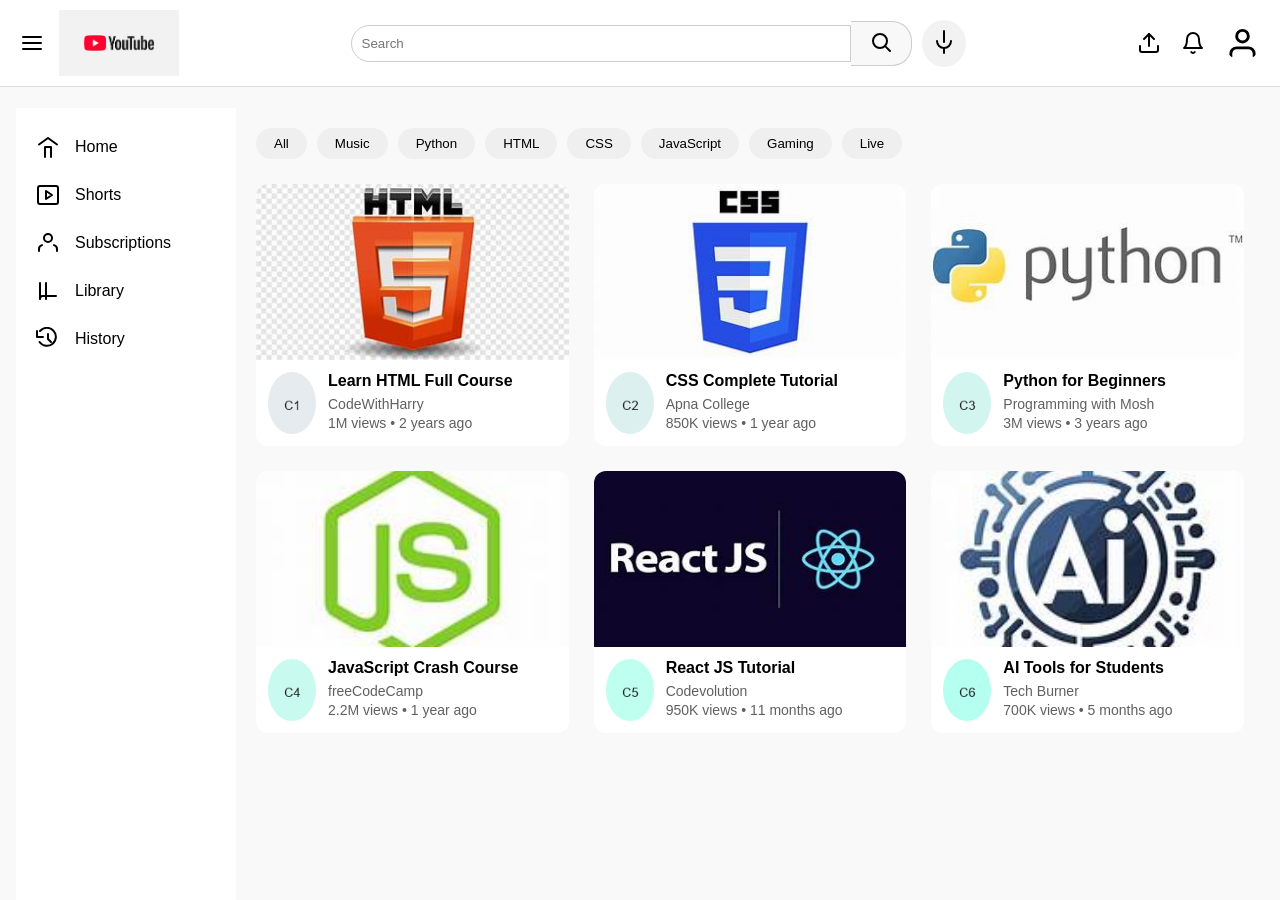
<file: Youtube-clone/index.html>
<!DOCTYPE html>
<html lang="en">
<head>
    <meta charset="UTF-8">
    <meta name="viewport" content="width=device-width, initial-scale=1.0">
    <title>YouTube Clone</title>
    <link rel="stylesheet" href="Style.css">
    <link rel="icon" type="image/png" sizes="64x64" href="images/favicon.png">
    <link rel="apple-touch-icon" href="images/apple-touch-icon.png">
</head>
<body>

    <!-- Header -->
    <header class="header">

        <div class="left-header">
            <img src="images/menu.svg" class="icon" alt="Menu">
            <img src="images/youtubelogo.png" class="logo" alt="Logo">
        </div>

        <div class="middle-header">
            <input type="text" placeholder="Search">
            <button class="search-btn">
                <img src="images/search.svg" class="icon" alt="Search">
            </button>
            <button class="mic-btn">
                <img src="images/mic.svg" class="icon" alt="Mic">
            </button>
        </div>

        <div class="right-header">
            <img src="images/upload.svg" class="icon" alt="Upload">
            <img src="images/notification.svg" class="icon" alt="Notifications">
            <img src="images/profile.svg" class="profile" alt="Profile">
        </div>

    </header>

    <!-- Example Images -->
    <section class="example-images" style="padding:16px;">
        <h3>Inserted image example</h3>
      
    <!-- Main Content -->
    <div class="container">

        <!-- Sidebar -->
        <aside class="sidebar">

            <a href="#"><img src="images/home.svg">Home</a>
            <a href="#"><img src="images/shorts.svg">Shorts</a>
            <a href="#"><img src="images/subscriptions.svg">Subscriptions</a>
            <a href="#"><img src="images/library.svg">Library</a>
            <a href="#"><img src="images/history.svg">History</a>

        </aside>

        <!-- Content -->
        <main class="content">

            <!-- Categories -->
            <div class="categories">
                <button>All</button>
                <button>Music</button>
                <button>Python</button>
                <button>HTML</button>
                <button>CSS</button>
                <button>JavaScript</button>
                <button>Gaming</button>
                <button>Live</button>
            </div>

            <!-- Video Grid -->
            <div class="video-grid">

                <!-- Video 1 -->
                <div class="video-card">
                    <img src="images/html.jpg" class="thumbnail">

                    <div class="video-info">
                        <img src="images/channel1.png" class="channel">

                        <div>
                            <h4>Learn HTML Full Course</h4>
                            <p>CodeWithHarry</p>
                            <p>1M views • 2 years ago</p>
                        </div>
                    </div>
                </div>

                <!-- Video 2 -->
                <div class="video-card">
                    <img src="images/css.jpg" class="thumbnail">

                    <div class="video-info">
                        <img src="images/channel2.png" class="channel">

                        <div>
                            <h4>CSS Complete Tutorial</h4>
                            <p>Apna College</p>
                            <p>850K views • 1 year ago</p>
                        </div>
                    </div>
                </div>

                <!-- Video 3 -->
                <div class="video-card">
                    <img src="images/python.jpg" class="thumbnail">

                    <div class="video-info">
                        <img src="images/channel3.png" class="channel">

                        <div>
                            <h4>Python for Beginners</h4>
                            <p>Programming with Mosh</p>
                            <p>3M views • 3 years ago</p>
                        </div>
                    </div>
                </div>

                <!-- Video 4 -->
                <div class="video-card">
                    <img src="images/jsss.jpg" class="thumbnail">

                    <div class="video-info">
                        <img src="images/channel4.png" class="channel">

                        <div>
                            <h4>JavaScript Crash Course</h4>
                            <p>freeCodeCamp</p>
                            <p>2.2M views • 1 year ago</p>
                        </div>
                    </div>
                </div>

                <!-- Video 5 -->
                <div class="video-card">
                    <img src="images/react.jpg" class="thumbnail">

                    <div class="video-info">
                        <img src="images/channel5.png" class="channel">

                        <div>
                            <h4>React JS Tutorial</h4>
                            <p>Codevolution</p>
                            <p>950K views • 11 months ago</p>
                        </div>
                    </div>
                </div>

                <!-- Video 6 -->
                <div class="video-card">
                    <img src="images/ai.jpg" class="thumbnail">

                    <div class="video-info">
                        <img src="images/channel6.png" class="channel">

                        <div>
                            <h4>AI Tools for Students</h4>
                            <p>Tech Burner</p>
                            <p>700K views • 5 months ago</p>
                        </div>
                    </div>
                </div>

            </div>

        </main>

    </div>

</body>
</html>
</file>
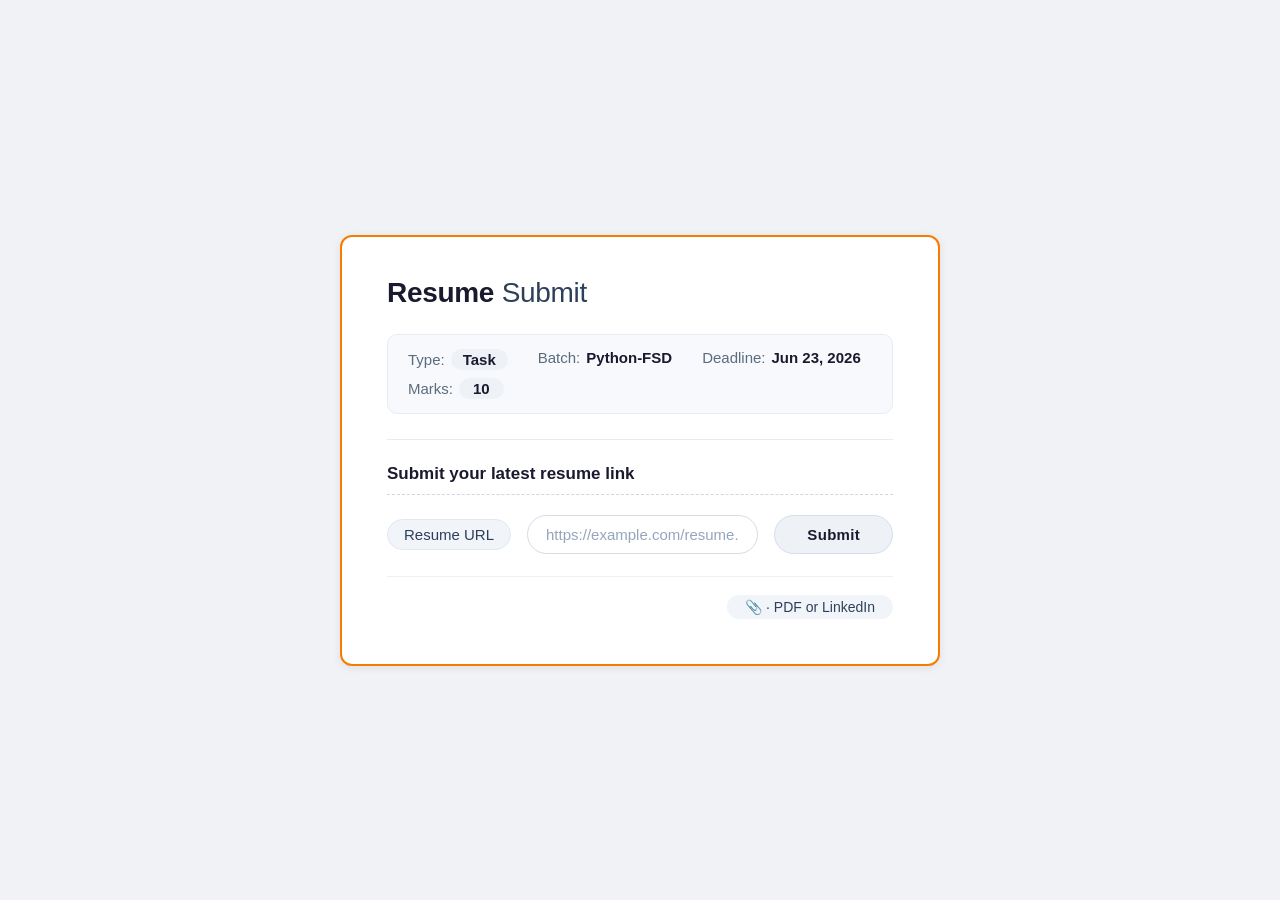
<file: Resume Submit.html>
<!DOCTYPE html>
<html lang="en">
<head>
    <meta charset="UTF-8">
    <meta name="viewport" content="width=device-width, initial-scale=1.0">
    <title>Resume Submit</title>
    <style>
        * {
            margin: 0;
            padding: 0;
            box-sizing: border-box;
        }

        body {
            background: #f0f2f5;
            display: flex;
            justify-content: center;
            align-items: center;
            min-height: 100vh;
            font-family: -apple-system, BlinkMacSystemFont, "Segoe UI", Roboto, Arial, sans-serif;
            padding: 20px;
        }

        .container {
            background: white;
            border-radius: 12px;
            padding: 40px 45px 45px 45px;
            max-width: 600px;
            width: 100%;
            box-shadow: 0 2px 8px rgba(0, 0, 0, 0.08);
            border: 2px solid #f57c00;
        }

        h1 {
            font-size: 28px;
            font-weight: 700;
            color: #1a1a2e;
            margin-bottom: 25px;
            letter-spacing: -0.3px;
        }

        h1 span {
            font-weight: 400;
            color: #2d4059;
        }

        .info-grid {
            background: #f8f9fc;
            border: 1px solid #e8ecf2;
            border-radius: 10px;
            padding: 14px 20px;
            display: flex;
            flex-wrap: wrap;
            gap: 8px 30px;
            margin-bottom: 25px;
        }

        .info-item {
            display: flex;
            align-items: baseline;
            gap: 6px;
            font-size: 15px;
            color: #2d4059;
        }

        .info-item .label {
            font-weight: 500;
            color: #5a6c7e;
        }

        .info-item .value {
            font-weight: 600;
            color: #1a1a2e;
        }

        .info-item .value.tag {
            background: #eef2f7;
            padding: 2px 12px;
            border-radius: 20px;
            font-weight: 600;
        }

        .info-item:last-child .value {
            background: #eef2f7;
            padding: 2px 14px;
            border-radius: 20px;
        }

        hr {
            border: none;
            border-top: 1px solid #e8ecf2;
            margin: 20px 0 24px 0;
        }

        .instruction {
            font-size: 17px;
            font-weight: 450;
            color: #1a1a2e;
            padding-bottom: 10px;
            border-bottom: 1px dashed #d0d7e2;
            margin-bottom: 20px;
        }

        .instruction strong {
            font-weight: 600;
        }

        .input-row {
            display: flex;
            flex-wrap: wrap;
            align-items: center;
            gap: 12px 16px;
        }

        .input-row label {
            font-size: 15px;
            font-weight: 500;
            color: #2d4059;
            background: #f1f4f9;
            padding: 6px 16px;
            border-radius: 30px;
            border: 1px solid #e2e8f0;
        }

        .input-row input {
            flex: 1 1 200px;
            padding: 10px 18px;
            font-size: 15px;
            border: 1px solid #d5dce6;
            border-radius: 40px;
            outline: none;
            background: white;
            color: #1a1a2e;
            transition: border 0.2s;
            min-width: 160px;
        }

        .input-row input:focus {
            border-color: #f57c00;
            box-shadow: 0 0 0 3px rgba(245, 124, 0, 0.15);
        }

        .input-row input::placeholder {
            color: #94a6bb;
        }

        .btn {
            background: #eef2f7;
            border: 1px solid #d5deea;
            padding: 10px 32px;
            border-radius: 40px;
            font-weight: 600;
            font-size: 15px;
            color: #1a1a2e;
            cursor: default;
            transition: background 0.15s;
            letter-spacing: 0.3px;
        }

        .btn:hover {
            background: #e6ebf3;
        }

        .footer-note {
            margin-top: 22px;
            padding-top: 18px;
            border-top: 1px solid #edf1f7;
            display: flex;
            justify-content: flex-end;
        }

        .footer-note span {
            background: #f1f4f9;
            padding: 4px 18px;
            border-radius: 30px;
            font-size: 14px;
            font-weight: 450;
            color: #2d4059;
        }

        @media (max-width: 500px) {
            .container {
                padding: 28px 20px 30px;
            }
            h1 {
                font-size: 24px;
            }
            .info-grid {
                gap: 6px 18px;
                padding: 12px 16px;
            }
            .input-row {
                flex-direction: column;
                align-items: stretch;
            }
            .input-row label {
                align-self: flex-start;
            }
            .btn {
                align-self: flex-start;
            }
        }
    </style>
</head>
<body>

<div class="container">

    <h1>Resume <span>Submit</span></h1>

    <div class="info-grid">
        <div class="info-item">
            <span class="label">Type:</span>
            <span class="value tag">Task</span>
        </div>
        <div class="info-item">
            <span class="label">Batch:</span>
            <span class="value">Python-FSD</span>
        </div>
        <div class="info-item">
            <span class="label">Deadline:</span>
            <span class="value">Jun 23, 2026</span>
        </div>
        <div class="info-item">
            <span class="label">Marks:</span>
            <span class="value">10</span>
        </div>
    </div>

    <hr>

    <div class="instruction">
        <strong>Submit your latest resume link</strong>
    </div>

    <div class="input-row">
        <label for="resumeLink">Resume URL</label>
        <input type="url" id="resumeLink" placeholder="https://example.com/resume.pdf">
        <button class="btn" type="button">Submit</button>
    </div>

    <div class="footer-note">
        <span>📎 · PDF or LinkedIn</span>
    </div>

</div>

</body>
</html>
</file>
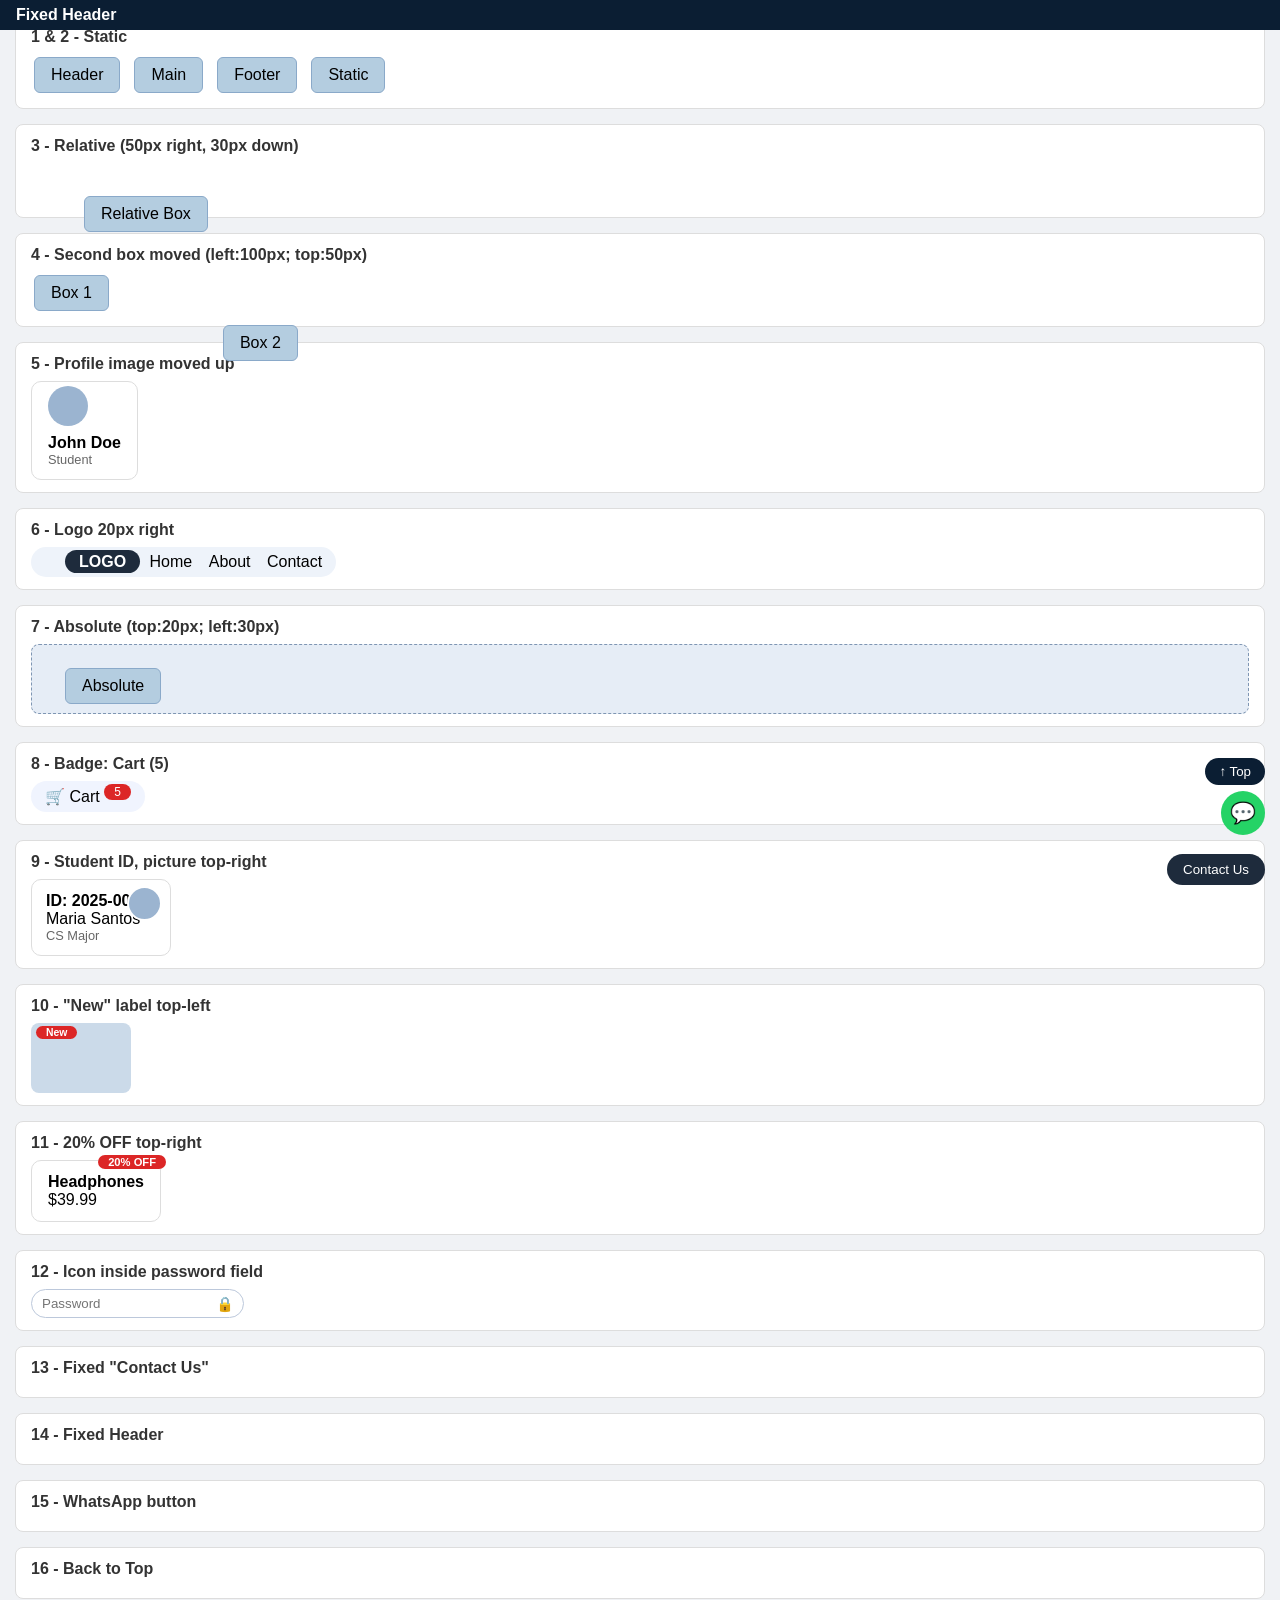
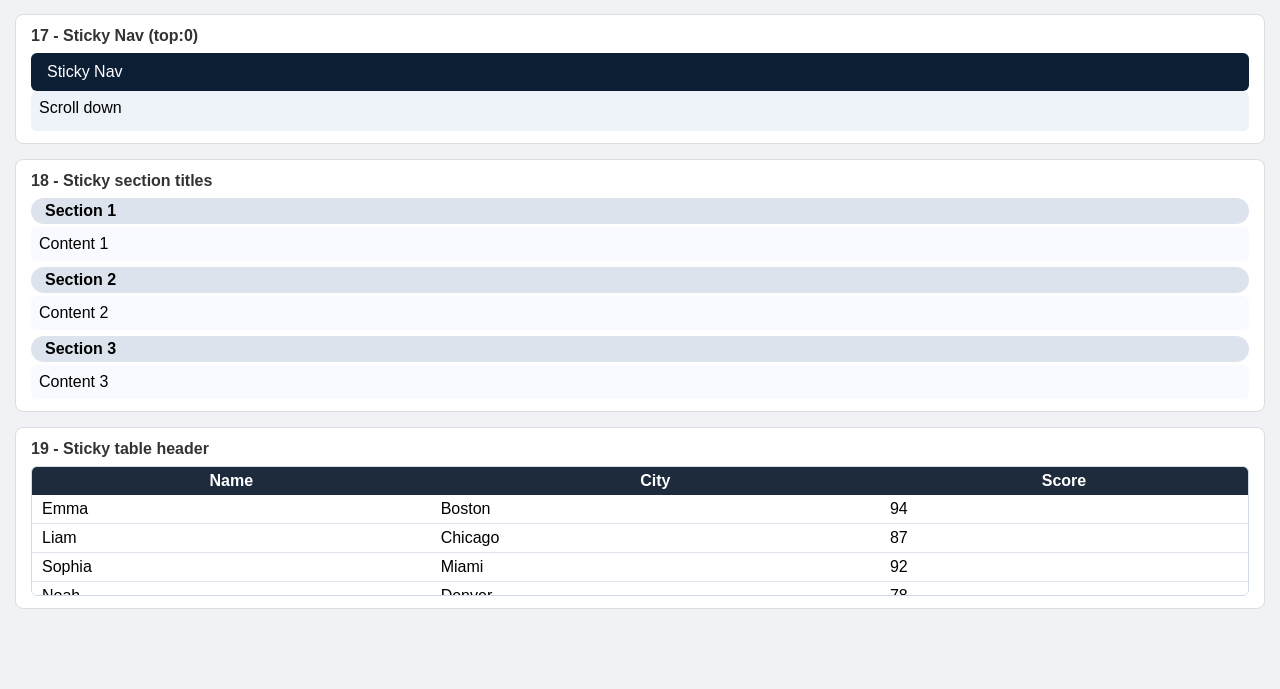
<file: W5S2T2.html>
<!DOCTYPE html>
<html lang="en">
<head>
    <meta charset="UTF-8">
    <meta name="viewport" content="width=device-width, initial-scale=1.0">
    <title>CSS Positioning</title>
    <style>
        * {
            margin: 0;
            padding: 0;
            box-sizing: border-box;
        }
        body {
            font-family: Arial, sans-serif;
            background: #f0f2f5;
            padding: 15px;
        }
        .task {
            background: white;
            padding: 12px 15px;
            margin-bottom: 15px;
            border-radius: 8px;
            border: 1px solid #ddd;
        }
        .task b {
            display: block;
            margin-bottom: 8px;
            color: #333;
        }
        .box {
            background: #b4cde0;
            padding: 8px 16px;
            border-radius: 6px;
            display: inline-block;
            border: 1px solid #8aa9c9;
            margin: 3px;
        }
        .container {
            background: #e6edf6;
            padding: 15px;
            border-radius: 8px;
            border: 1px dashed #7f96b3;
            min-height: 70px;
            position: relative;
        }
        .badge {
            background: #dc2626;
            color: white;
            padding: 1px 10px;
            border-radius: 20px;
            font-size: 0.75rem;
        }
        .card {
            background: white;
            padding: 12px 16px;
            border-radius: 10px;
            border: 1px solid #ddd;
            display: inline-block;
            position: relative;
            min-width: 100px;
        }
        .profile {
            width: 40px;
            height: 40px;
            background: #9bb4d0;
            border-radius: 50%;
        }
        .gallery {
            background: #cbdae9;
            width: 100px;
            height: 70px;
            border-radius: 8px;
            position: relative;
        }
        .product {
            background: white;
            padding: 12px 16px;
            border-radius: 10px;
            border: 1px solid #ddd;
            display: inline-block;
            position: relative;
        }
        .field {
            position: relative;
            display: inline-block;
        }
        .field input {
            padding: 6px 32px 6px 10px;
            border-radius: 16px;
            border: 1px solid #bcc8db;
        }
        .field span {
            position: absolute;
            right: 10px;
            top: 50%;
            transform: translateY(-50%);
            font-size: 0.9rem;
        }
        .fixed-btn {
            position: fixed;
            bottom: 15px;
            right: 15px;
            background: #1e2b3c;
            color: white;
            padding: 8px 16px;
            border-radius: 20px;
            border: none;
            cursor: pointer;
            z-index: 100;
        }
        .whatsapp {
            position: fixed;
            bottom: 65px;
            right: 15px;
            background: #25d366;
            color: white;
            width: 44px;
            height: 44px;
            border-radius: 50%;
            display: flex;
            align-items: center;
            justify-content: center;
            font-size: 1.3rem;
            z-index: 100;
        }
        .back-top {
            position: fixed;
            bottom: 115px;
            right: 15px;
            background: #0b1e33;
            color: white;
            padding: 6px 14px;
            border-radius: 20px;
            border: none;
            cursor: pointer;
            z-index: 100;
        }
        .sticky-nav {
            position: sticky;
            top: 0;
            background: #0b1e33;
            color: white;
            padding: 10px 16px;
            border-radius: 6px;
            z-index: 50;
        }
        .section-title {
            position: sticky;
            top: 44px;
            background: #dce3ed;
            padding: 4px 14px;
            border-radius: 16px;
            margin: 6px 0 3px 0;
            font-weight: bold;
        }
        .table-wrap {
            max-height: 130px;
            overflow-y: auto;
            border-radius: 6px;
            border: 1px solid #d0d9e6;
        }
        table {
            width: 100%;
            border-collapse: collapse;
        }
        th {
            background: #1e2b3c;
            color: white;
            padding: 5px 10px;
            position: sticky;
            top: 0;
            z-index: 10;
        }
        td {
            padding: 5px 10px;
            border-bottom: 1px solid #dce3ed;
            background: white;
        }
        .flex {
            display: flex;
            flex-wrap: wrap;
            gap: 8px;
            align-items: center;
        }
        .mt-1 {
            margin-top: 5px;
        }
        .inline {
            display: inline-block;
        }
    </style>
</head>
<body>

    <div class="task">
        <b>1 & 2 - Static</b>
        <div class="flex">
            <div class="box">Header</div>
            <div class="box">Main</div>
            <div class="box">Footer</div>
            <div class="box">Static</div>
        </div>
    </div>

    <div class="task">
        <b>3 - Relative (50px right, 30px down)</b>
        <div class="box" style="position:relative; left:50px; top:30px;">Relative Box</div>
    </div>

    <div class="task">
        <b>4 - Second box moved (left:100px; top:50px)</b>
        <div class="flex">
            <div class="box">Box 1</div>
            <div class="box" style="position:relative; left:100px; top:50px;">Box 2</div>
        </div>
    </div>

    <div class="task">
        <b>5 - Profile image moved up</b>
        <div class="card">
            <div class="profile" style="position:relative; top:-8px;"></div>
            <div style="font-weight:bold;">John Doe</div>
            <div style="font-size:0.8rem; color:#666;">Student</div>
        </div>
    </div>

    <div class="task">
        <b>6 - Logo 20px right</b>
        <div style="background:#eef3fa; padding:6px 14px; border-radius:30px; display:inline-block;">
            <span style="position:relative; left:20px; font-weight:bold; background:#1e2b3c; color:white; padding:3px 14px; border-radius:30px;">LOGO</span>
            <span style="margin-left:25px;">Home</span>
            <span style="margin-left:12px;">About</span>
            <span style="margin-left:12px;">Contact</span>
        </div>
    </div>

    <div class="task">
        <b>7 - Absolute (top:20px; left:30px)</b>
        <div class="container">
            <div class="box" style="position:absolute; top:20px; left:30px;">Absolute</div>
        </div>
    </div>

    <div class="task">
        <b>8 - Badge: Cart (5)</b>
        <div style="display:inline-block; background:#f0f4fe; padding:6px 14px; border-radius:30px;">
            🛒 Cart <span class="badge" style="position:relative; top:-6px;">5</span>
        </div>
    </div>

    <div class="task">
        <b>9 - Student ID, picture top-right</b>
        <div class="card" style="min-width:140px; padding:12px 14px;">
            <div style="font-weight:bold;">ID: 2025-001</div>
            <div>Maria Santos</div>
            <div style="font-size:0.8rem; color:#666;">CS Major</div>
            <div style="position:absolute; top:6px; right:8px; width:35px; height:35px; background:#9bb4d0; border-radius:50%; border:2px solid white;"></div>
        </div>
    </div>

    <div class="task">
        <b>10 - "New" label top-left</b>
        <div class="gallery">
            <span style="position:absolute; top:3px; left:5px; background:#dc2626; color:white; padding:1px 10px; border-radius:16px; font-size:0.65rem; font-weight:bold;">New</span>
        </div>
    </div>

    <div class="task">
        <b>11 - 20% OFF top-right</b>
        <div class="product">
            <span style="position:absolute; top:-6px; right:-6px; background:#dc2626; color:white; padding:1px 10px; border-radius:20px; font-size:0.7rem; font-weight:bold;">20% OFF</span>
            <div style="font-weight:bold;">Headphones</div>
            <div>$39.99</div>
        </div>
    </div>

    <div class="task">
        <b>12 - Icon inside password field</b>
        <div class="field">
            <input type="password" placeholder="Password">
            <span>🔒</span>
        </div>
    </div>

    <div class="task">
        <b>13 - Fixed "Contact Us"</b>
        <button class="fixed-btn">Contact Us</button>
    </div>

    <div class="task">
        <b>14 - Fixed Header</b>
        <div style="position:fixed; top:0; left:0; width:100%; background:#0b1e33; color:white; padding:6px 16px; z-index:200; font-weight:bold;">Fixed Header</div>
    </div>

    <div class="task">
        <b>15 - WhatsApp button</b>
        <div class="whatsapp">💬</div>
    </div>

    <div class="task">
        <b>16 - Back to Top</b>
        <button class="back-top">↑ Top</button>
    </div>

    <div class="task">
        <b>17 - Sticky Nav (top:0)</b>
        <div class="sticky-nav">Sticky Nav</div>
        <div style="height:40px; background:#eef3fa; border-radius:6px; padding:8px;">Scroll down</div>
    </div>

    <div class="task">
        <b>18 - Sticky section titles</b>
        <div class="section-title">Section 1</div>
        <div style="background:#f8faff; padding:8px; border-radius:6px;">Content 1</div>
        <div class="section-title">Section 2</div>
        <div style="background:#f8faff; padding:8px; border-radius:6px;">Content 2</div>
        <div class="section-title">Section 3</div>
        <div style="background:#f8faff; padding:8px; border-radius:6px;">Content 3</div>
    </div>

    <div class="task">
        <b>19 - Sticky table header</b>
        <div class="table-wrap">
            <table>
                <thead>
                    <tr><th>Name</th><th>City</th><th>Score</th></tr>
                </thead>
                <tbody>
                    <tr><td>Emma</td><td>Boston</td><td>94</td></tr>
                    <tr><td>Liam</td><td>Chicago</td><td>87</td></tr>
                    <tr><td>Sophia</td><td>Miami</td><td>92</td></tr>
                    <tr><td>Noah</td><td>Denver</td><td>78</td></tr>
                    <tr><td>Olivia</td><td>Seattle</td><td>95</td></tr>
                </tbody>
            </table>
        </div>
    </div>

    <div style="height:50px;"></div>

</body>
</html>
</file>
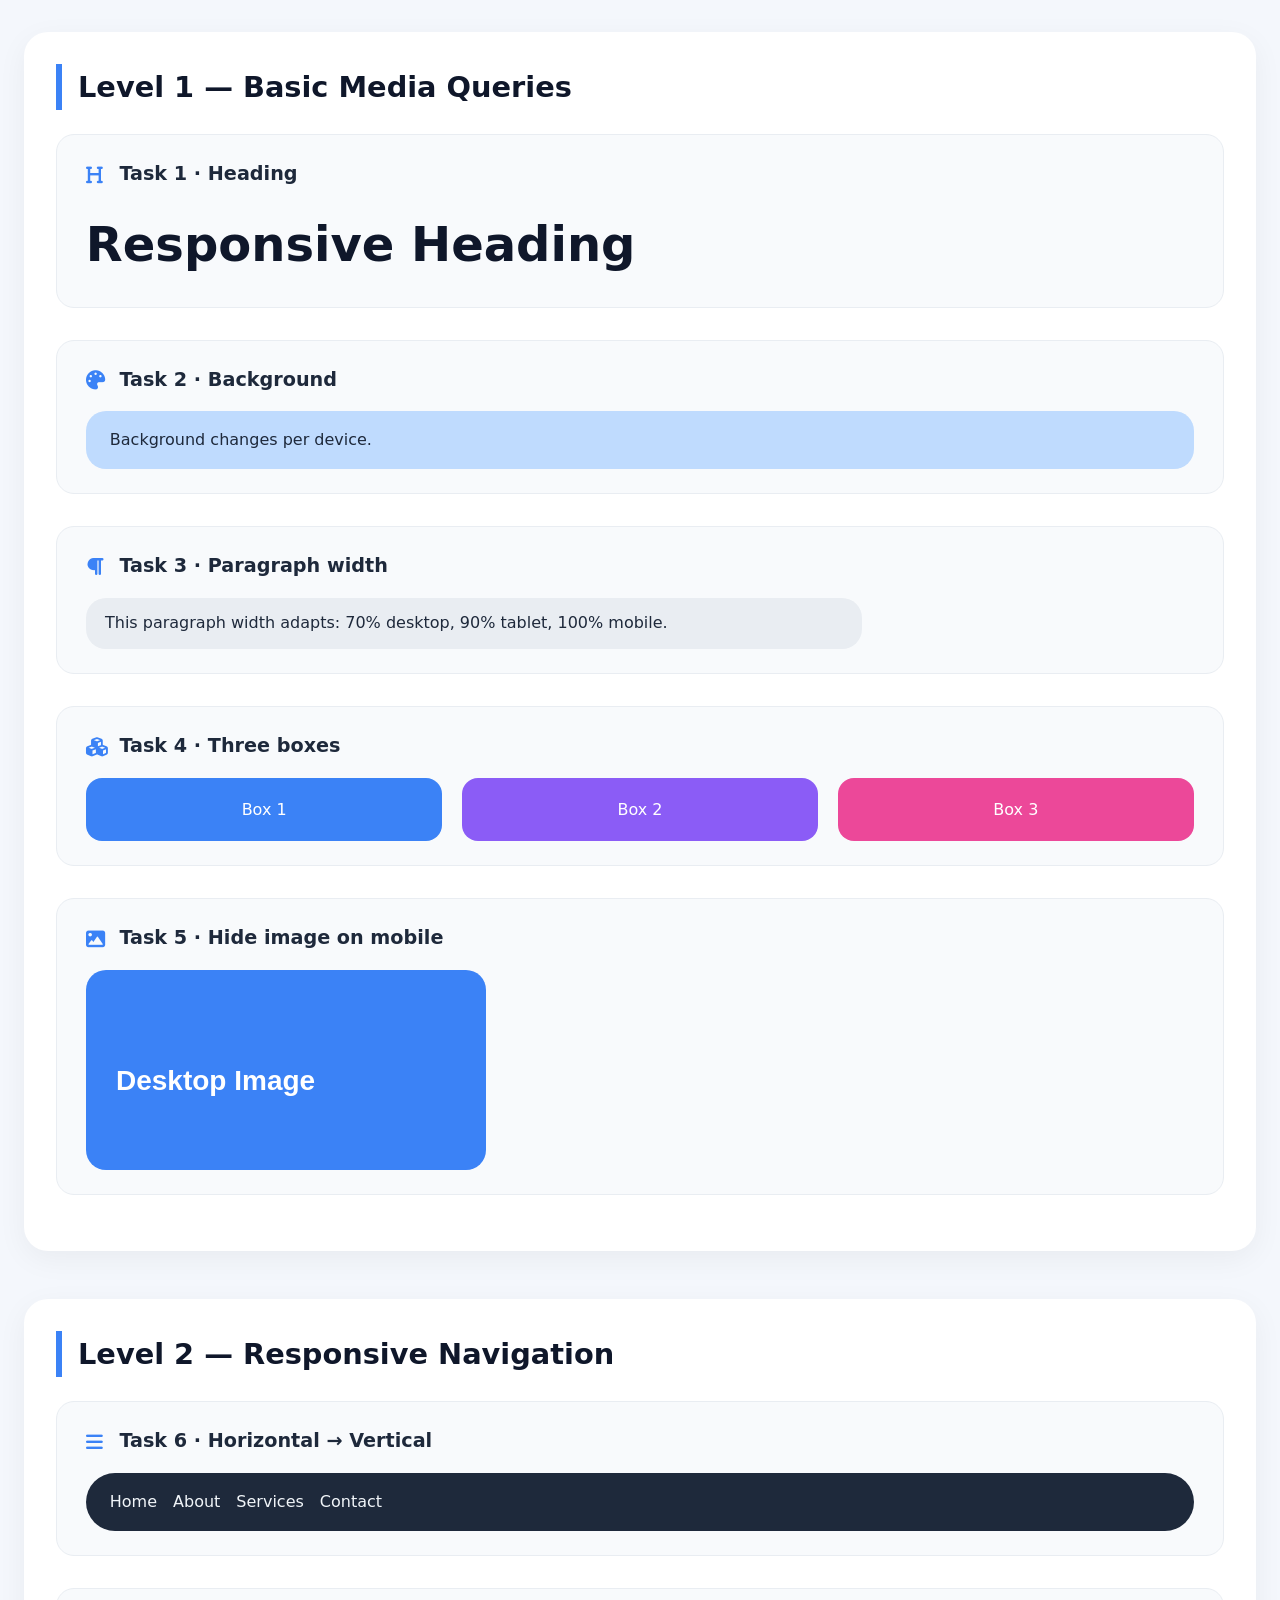
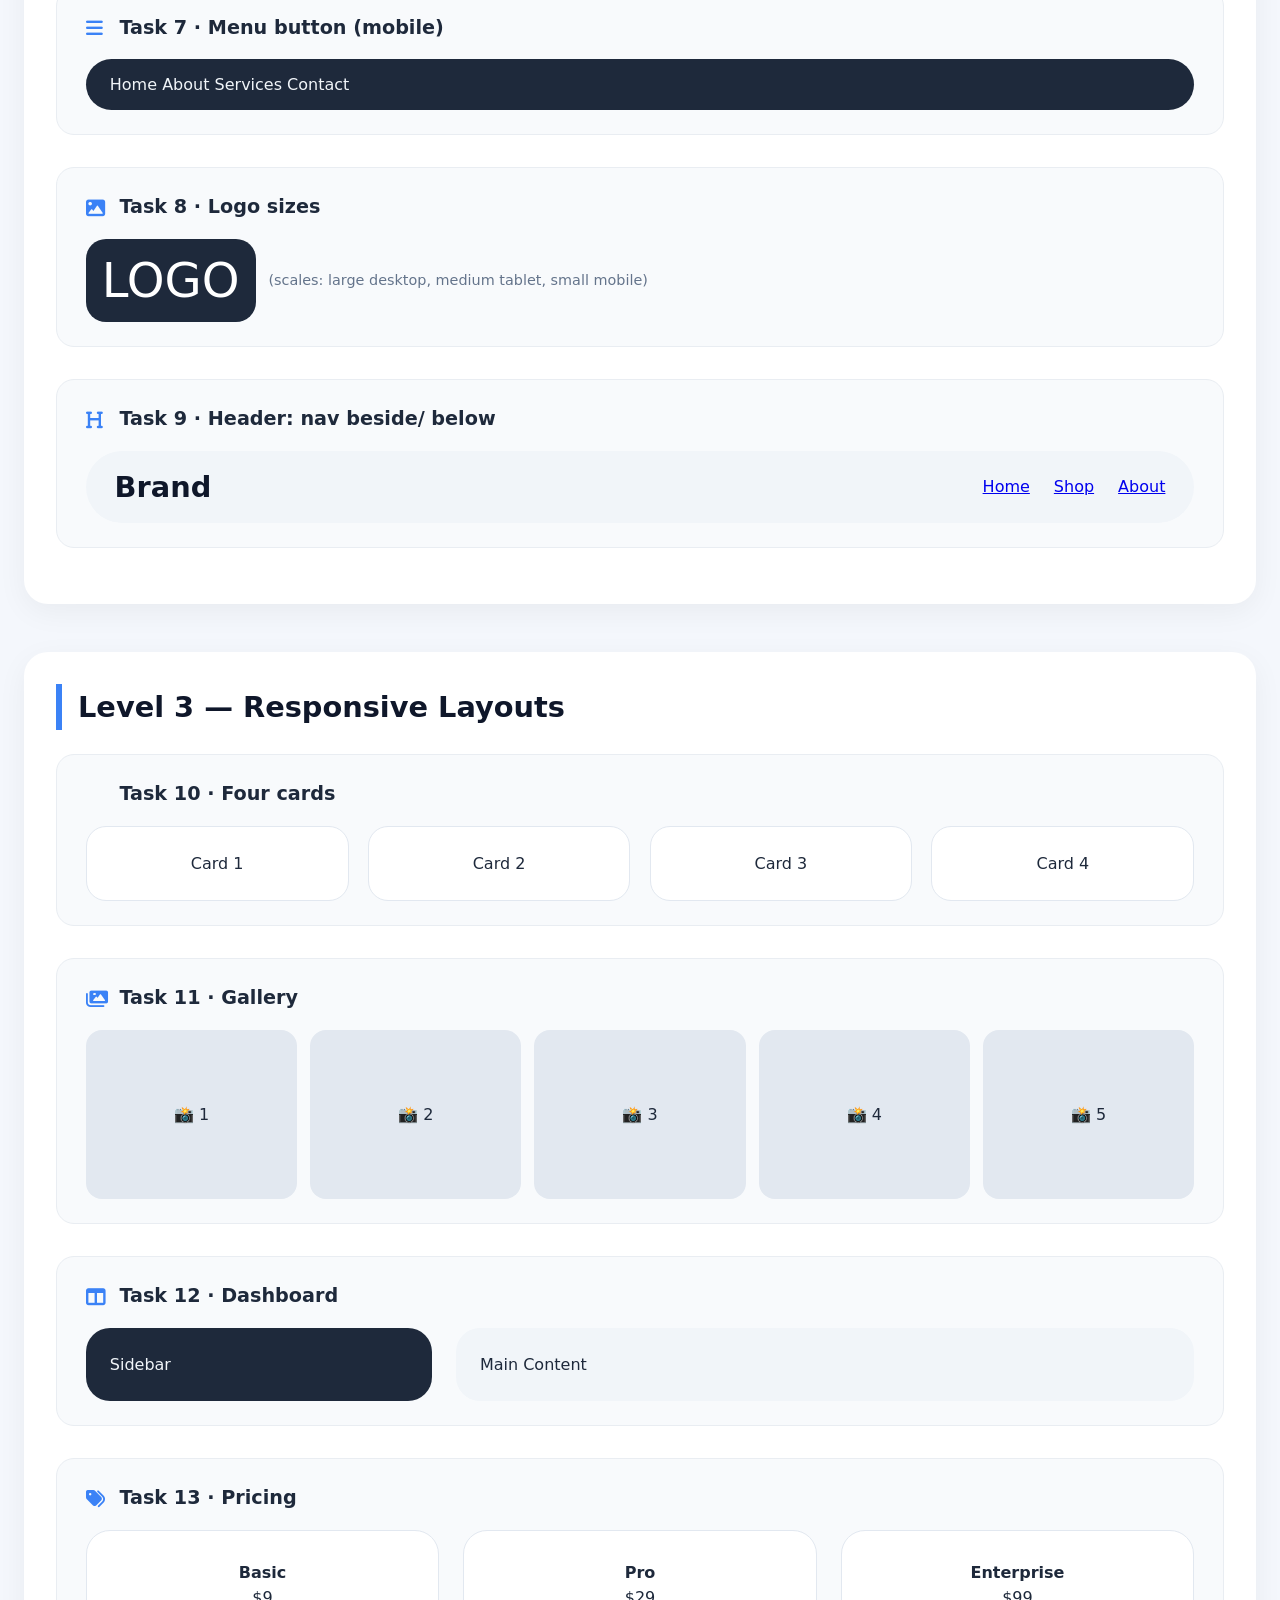
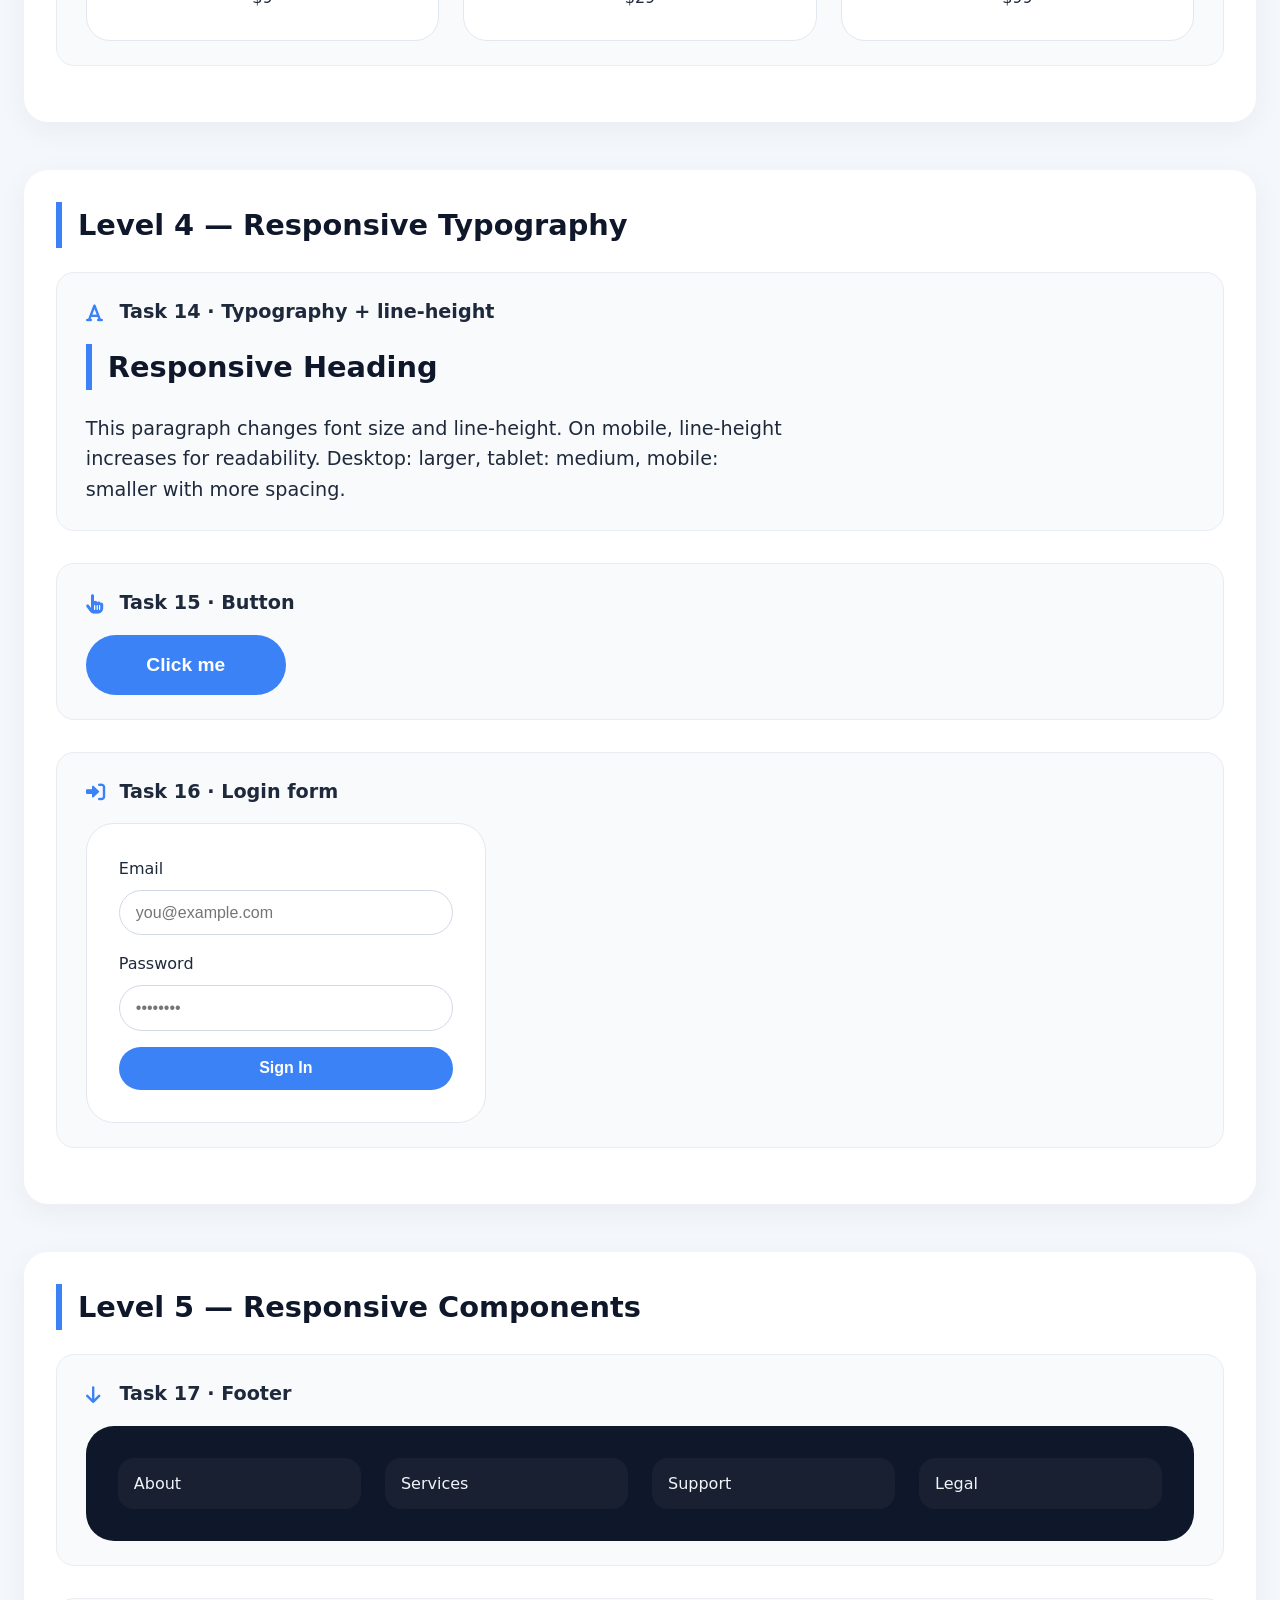
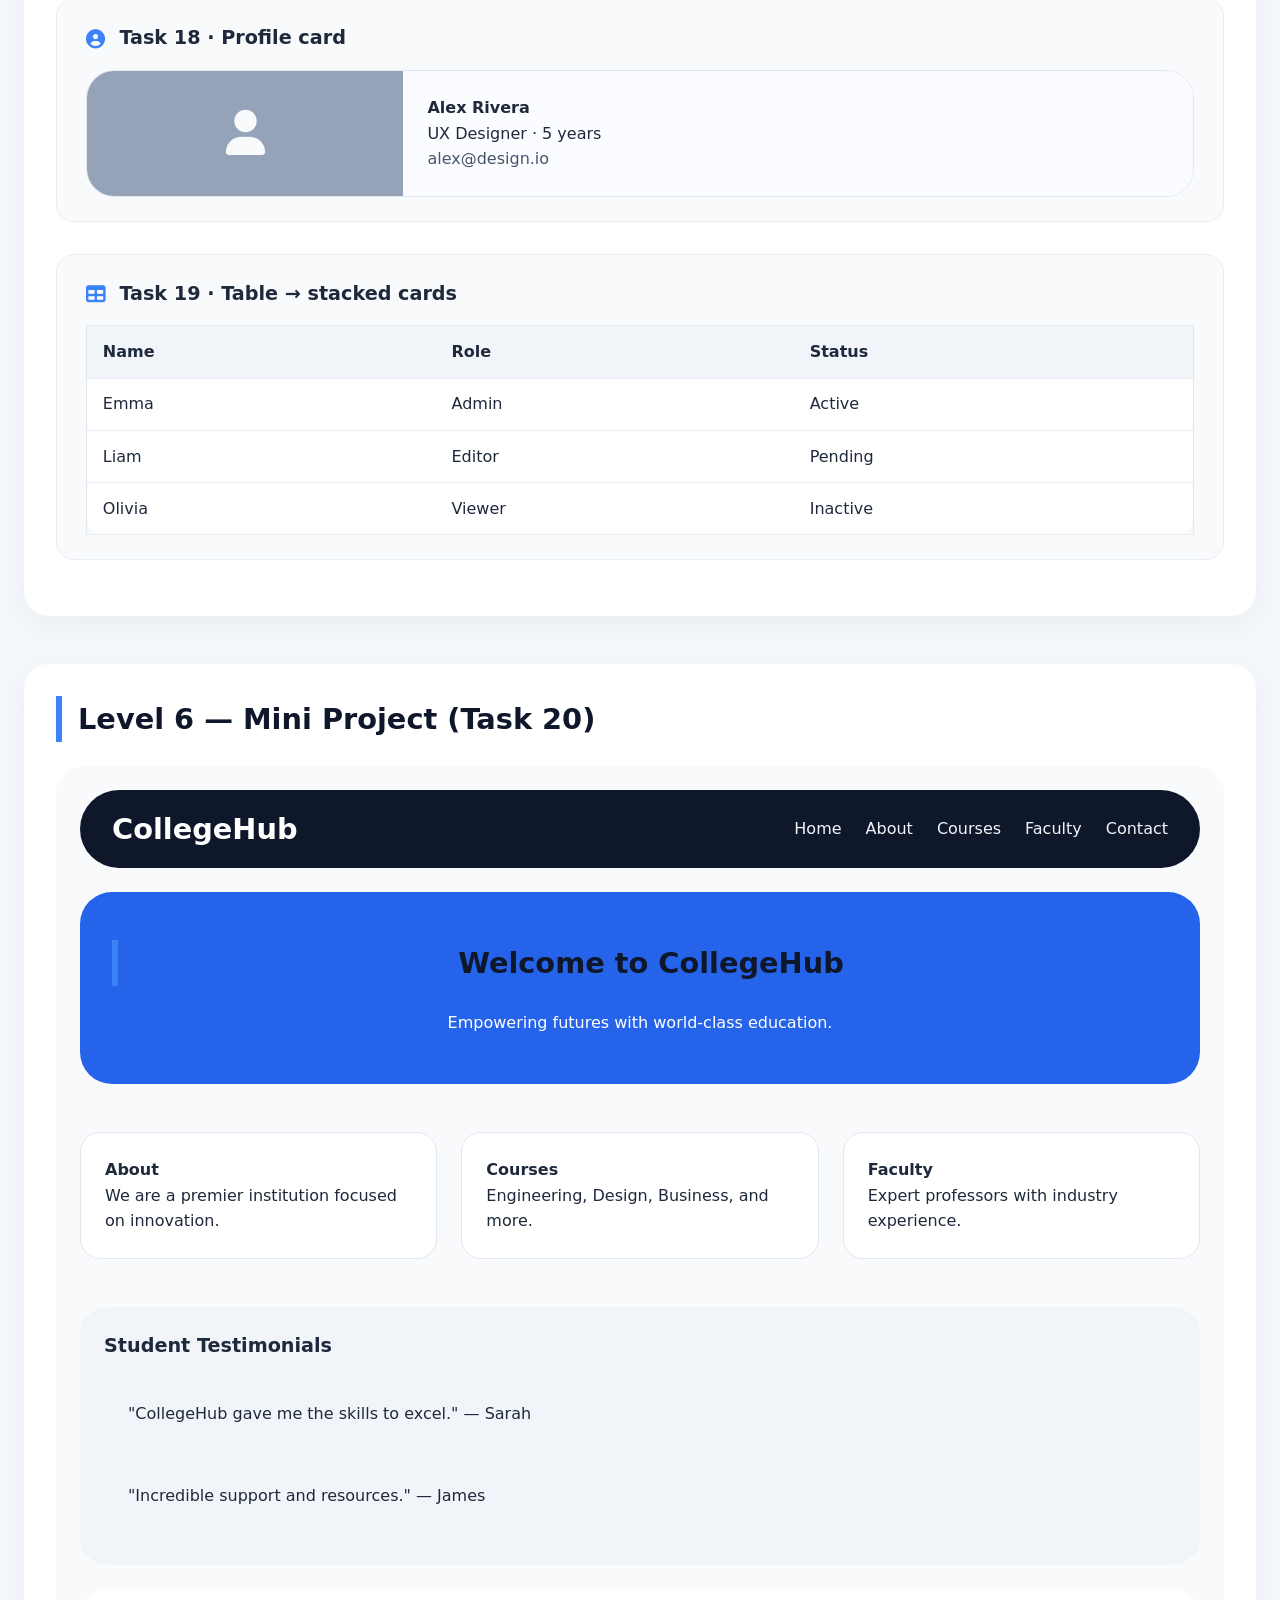
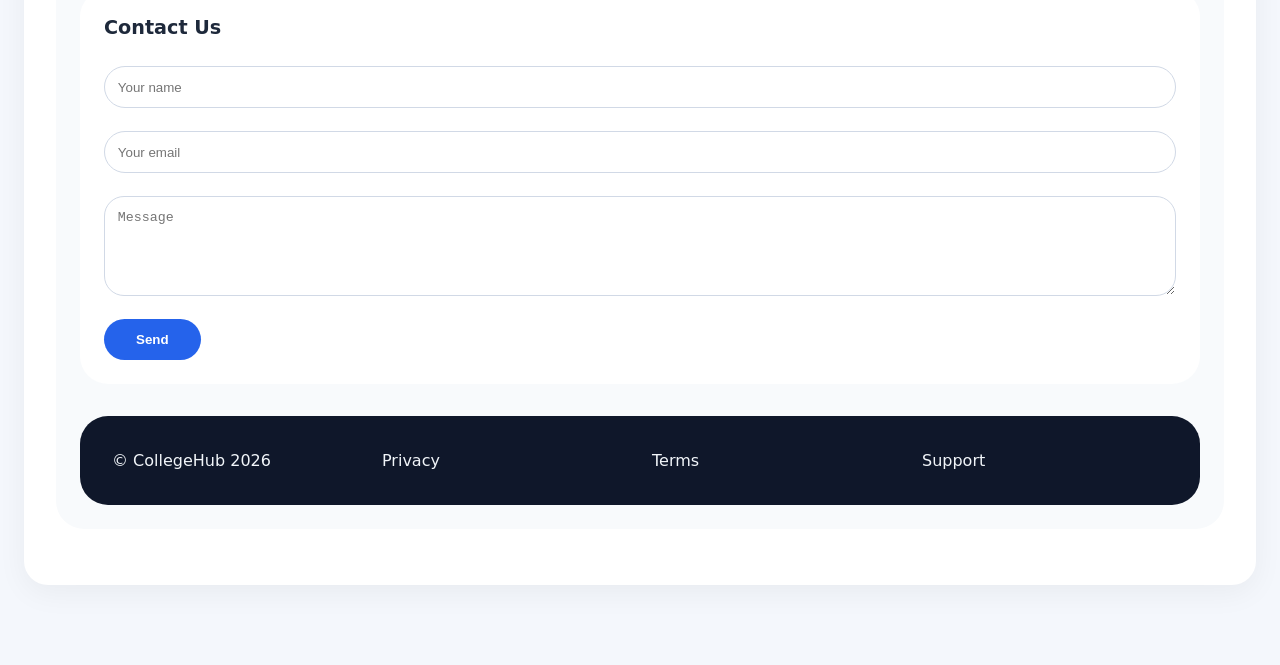
<file: WFH-T3.html>
<!DOCTYPE html>
<html lang="en">
<head>
  <meta charset="UTF-8">
  <meta name="viewport" content="width=device-width, initial-scale=1.0">
  <title>WFH-T3 · Python-FSD</title>
  <link rel="stylesheet" href="https://cdnjs.cloudflare.com/ajax/libs/font-awesome/6.0.0-beta3/css/all.min.css">
  <style>
    * {
      margin: 0;
      padding: 0;
      box-sizing: border-box;
    }
    body {
      font-family: 'Segoe UI', Roboto, system-ui, sans-serif;
      background: #f4f7fc;
      padding: 2rem 1.5rem;
      color: #1e293b;
      line-height: 1.6;
    }
    .container {
      max-width: 1280px;
      margin: 0 auto;
    }
    .task-section {
      background: white;
      border-radius: 24px;
      padding: 2rem 2rem 1.5rem;
      margin-bottom: 3rem;
      box-shadow: 0 8px 30px rgba(0,0,0,0.05);
    }
    .task-section h2 {
      font-size: 1.8rem;
      font-weight: 600;
      margin-bottom: 1.5rem;
      border-left: 6px solid #3b82f6;
      padding-left: 1rem;
      color: #0f172a;
    }
    .task-item {
      background: #f8fafc;
      border-radius: 18px;
      padding: 1.5rem 1.8rem;
      margin-bottom: 2rem;
      border: 1px solid #e9edf2;
    }
    .task-item h3 {
      font-size: 1.2rem;
      font-weight: 600;
      color: #1e293b;
      margin-bottom: 1rem;
      display: flex;
      align-items: center;
      gap: 0.5rem;
    }
    .task-item h3 i {
      color: #3b82f6;
      width: 1.6rem;
    }
    .task-demo {
      margin-top: 0.75rem;
    }
    .box-row {
      display: flex;
      gap: 1.2rem;
      flex-wrap: wrap;
    }
    .box {
      background: #3b82f6;
      color: white;
      padding: 1.2rem;
      border-radius: 16px;
      flex: 1 1 0;
      text-align: center;
      font-weight: 500;
      min-width: 80px;
    }
    .box:nth-child(2) { background: #8b5cf6; }
    .box:nth-child(3) { background: #ec4899; }
    .card-grid {
      display: grid;
      gap: 1.2rem;
    }
    .card {
      background: white;
      padding: 1.5rem 1.2rem;
      border-radius: 20px;
      border: 1px solid #e2e8f0;
      text-align: center;
    }
    .gallery-grid {
      display: grid;
      gap: 0.8rem;
    }
    .gallery-item {
      background: #cbd5e1;
      aspect-ratio: 1 / 0.8;
      border-radius: 16px;
      display: flex;
      align-items: center;
      justify-content: center;
      font-weight: 500;
      color: #1e293b;
      background: #e2e8f0;
    }
    .dashboard {
      display: flex;
      gap: 1.5rem;
      flex-wrap: wrap;
    }
    .sidebar {
      background: #1e293b;
      color: #f1f5f9;
      padding: 1.5rem;
      border-radius: 24px;
      flex: 1 1 200px;
      min-width: 160px;
    }
    .main-content {
      background: #f1f5f9;
      padding: 1.5rem;
      border-radius: 24px;
      flex: 3 1 300px;
    }
    .pricing-grid {
      display: grid;
      gap: 1.5rem;
    }
    .pricing-plan {
      background: white;
      border-radius: 24px;
      padding: 1.8rem 1.2rem;
      border: 1px solid #e2e8f0;
      text-align: center;
    }
    .footer-grid {
      display: grid;
      gap: 1.5rem;
      background: #0f172a;
      color: #f1f5f9;
      padding: 2rem;
      border-radius: 28px;
    }
    .footer-col {
      background: rgba(255,255,255,0.04);
      border-radius: 16px;
      padding: 0.8rem 1rem;
    }
    .profile-card {
      display: flex;
      background: white;
      border-radius: 28px;
      overflow: hidden;
      border: 1px solid #e2e8f0;
      align-items: stretch;
    }
    .profile-img {
      background: #94a3b8;
      flex: 1 1 120px;
      min-height: 120px;
      display: flex;
      align-items: center;
      justify-content: center;
      font-size: 2.8rem;
      color: #f8fafc;
    }
    .profile-details {
      flex: 3 1 200px;
      padding: 1.5rem;
      background: #fafcff;
    }
    .responsive-table-wrap {
      overflow-x: auto;
    }
    table {
      width: 100%;
      border-collapse: collapse;
      background: white;
      border-radius: 20px;
      border: 1px solid #e2e8f0;
    }
    th, td {
      padding: 0.8rem 1rem;
      text-align: left;
      border-bottom: 1px solid #e9edf2;
    }
    th {
      background: #f1f5f9;
      font-weight: 600;
    }
    .task1-heading {
      font-weight: 700;
      color: #0f172a;
    }
    .task2-bg {
      padding: 1rem 1.5rem;
      border-radius: 20px;
      background: #bfdbfe;
    }
    .task5-img img {
      max-width: 100%;
      border-radius: 20px;
      display: block;
    }
    .nav-horizontal {
      display: flex;
      gap: 1.2rem;
      flex-wrap: wrap;
      align-items: center;
      background: #1e293b;
      padding: 0.8rem 1.5rem;
      border-radius: 60px;
    }
    .nav-horizontal a {
      color: #f1f5f9;
      text-decoration: none;
      font-weight: 500;
      padding: 0.3rem 0;
    }
    .nav-horizontal .menu-toggle {
      display: none;
      background: transparent;
      border: none;
      color: white;
      font-size: 1.8rem;
      cursor: pointer;
    }
    .site-header {
      display: flex;
      align-items: center;
      justify-content: space-between;
      background: #f1f5f9;
      padding: 0.8rem 1.8rem;
      border-radius: 60px;
      flex-wrap: wrap;
    }
    .logo {
      font-weight: 700;
      font-size: 1.8rem;
      color: #0f172a;
    }
    .nav-inline {
      display: flex;
      gap: 1.5rem;
    }
    .nav-vertical {
      display: flex;
      gap: 1rem;
      flex-wrap: wrap;
      background: #1e293b;
      padding: 1rem 1.5rem;
      border-radius: 32px;
    }
    .nav-vertical a {
      color: #f1f5f9;
      text-decoration: none;
      font-weight: 500;
    }
    .typo-heading {
      font-weight: 700;
    }
    .typo-text {
      max-width: 700px;
    }
    .btn-task15 {
      width: 200px;
      height: 60px;
      background: #3b82f6;
      border: none;
      border-radius: 40px;
      color: white;
      font-size: 1.2rem;
      font-weight: 600;
      cursor: pointer;
      transition: 0.2s;
    }
    .login-form {
      background: white;
      padding: 2rem;
      border-radius: 28px;
      border: 1px solid #e2e8f0;
      max-width: 400px;
    }
    .login-form input {
      width: 100%;
      padding: 0.8rem 1rem;
      margin: 0.5rem 0 1rem;
      border: 1px solid #d1d9e6;
      border-radius: 40px;
      font-size: 1rem;
    }
    .login-form button {
      width: 100%;
      padding: 0.8rem;
      background: #3b82f6;
      border: none;
      border-radius: 40px;
      color: white;
      font-weight: 600;
      font-size: 1rem;
      cursor: pointer;
    }
    .task20-header {
      display: flex;
      justify-content: space-between;
      align-items: center;
      background: #0f172a;
      padding: 1rem 2rem;
      border-radius: 40px;
      color: white;
      flex-wrap: wrap;
    }
    .task20-header .logo {
      color: white;
      font-size: 1.8rem;
    }
    .task20-header nav {
      display: flex;
      gap: 1.5rem;
    }
    .task20-header nav a {
      color: #f1f5f9;
      text-decoration: none;
    }
    .hero {
      background: #2563eb;
      color: white;
      padding: 3rem 2rem;
      border-radius: 32px;
      text-align: center;
      margin: 1.5rem 0;
    }
    .college-grid {
      display: grid;
      gap: 1.5rem;
      margin: 1.5rem 0;
    }
    .college-card {
      background: white;
      padding: 1.5rem;
      border-radius: 20px;
      border: 1px solid #e2e8f0;
    }
    .testimonial {
      background: #f1f5f9;
      padding: 1.5rem;
      border-radius: 20px;
      margin: 0.5rem 0;
    }
    .contact-form input, .contact-form textarea {
      width: 100%;
      padding: 0.8rem;
      margin: 0.4rem 0 1rem;
      border: 1px solid #d1d9e6;
      border-radius: 40px;
    }
    .contact-form textarea {
      border-radius: 20px;
      min-height: 100px;
    }
    .contact-form button {
      background: #2563eb;
      color: white;
      border: none;
      padding: 0.8rem 2rem;
      border-radius: 40px;
      font-weight: 600;
      cursor: pointer;
    }
    .task20-footer {
      background: #0f172a;
      color: #f1f5f9;
      padding: 2rem;
      border-radius: 28px;
      margin-top: 2rem;
      display: grid;
      gap: 1.5rem;
    }

    @media (max-width: 1024px) {
      .task1-heading { font-size: 36px; }
      .task2-bg { background: #bbf7d0; }
    }
    @media (max-width: 768px) {
      .task1-heading { font-size: 24px; }
      .task2-bg { background: #e5e7eb; }
      .task5-img img { display: none; }
      .nav-horizontal { flex-direction: column; align-items: stretch; border-radius: 28px; }
      .nav-horizontal a { padding: 0.5rem 0; border-bottom: 1px solid #334155; }
      .nav-horizontal a:last-child { border-bottom: none; }
      .nav-horizontal .menu-toggle { display: block; align-self: flex-end; }
      .nav-horizontal .nav-links { display: none; flex-direction: column; width: 100%; }
      .nav-horizontal .nav-links.open { display: flex; }
      .site-header { flex-direction: column; align-items: stretch; gap: 0.8rem; }
      .nav-inline { flex-direction: column; align-items: center; gap: 0.5rem; }
      .nav-vertical { flex-direction: column; align-items: stretch; }
      .profile-card { flex-direction: column; }
      .profile-img { min-height: 140px; }
      .btn-task15 { width: 100%; height: 50px; }
      .login-form { max-width: 95%; }
      .task20-header { flex-direction: column; align-items: stretch; gap: 0.8rem; }
      .task20-header nav { flex-direction: column; align-items: center; gap: 0.6rem; }
    }
    @media (max-width: 480px) {
      .task1-heading { font-size: 24px; }
    }

    @media (min-width: 769px) {
      .task5-img img { display: block; }
    }

    @media (min-width: 769px) and (max-width: 1024px) {
      .task1-heading { font-size: 36px; }
      .task2-bg { background: #bbf7d0; }
    }

    @media (max-width: 768px) {
      .task1-heading { font-size: 24px; }
      .task2-bg { background: #e5e7eb; }
    }

    @media (min-width: 1025px) {
      .task1-heading { font-size: 48px; }
      .task2-bg { background: #bfdbfe; }
    }

    @media (min-width: 1025px) {
      .task-item .task-demo .task3-p { width: 70%; }
    }
    @media (max-width: 1024px) and (min-width: 769px) {
      .task-item .task-demo .task3-p { width: 90%; }
    }
    @media (max-width: 768px) {
      .task-item .task-demo .task3-p { width: 100%; }
    }

    @media (min-width: 769px) {
      .task4-boxes .box-row { flex-direction: row; }
    }
    @media (max-width: 768px) {
      .task4-boxes .box-row { flex-direction: column; }
    }

    @media (min-width: 1025px) {
      .card-grid { grid-template-columns: repeat(4, 1fr); }
    }
    @media (max-width: 1024px) and (min-width: 769px) {
      .card-grid { grid-template-columns: repeat(2, 1fr); }
    }
    @media (max-width: 768px) {
      .card-grid { grid-template-columns: 1fr; }
    }

    @media (min-width: 1025px) {
      .gallery-grid { grid-template-columns: repeat(5, 1fr); }
    }
    @media (max-width: 1024px) and (min-width: 769px) {
      .gallery-grid { grid-template-columns: repeat(3, 1fr); }
    }
    @media (max-width: 768px) {
      .gallery-grid { grid-template-columns: repeat(2, 1fr); }
    }

    @media (max-width: 768px) {
      .dashboard { flex-direction: column; }
      .sidebar { order: -1; }
    }

    @media (min-width: 1025px) {
      .pricing-grid { grid-template-columns: repeat(3, 1fr); }
    }
    @media (max-width: 1024px) and (min-width: 769px) {
      .pricing-grid { grid-template-columns: repeat(2, 1fr); }
    }
    @media (max-width: 768px) {
      .pricing-grid { grid-template-columns: 1fr; }
    }

    @media (min-width: 1025px) {
      .footer-grid { grid-template-columns: repeat(4, 1fr); }
    }
    @media (max-width: 1024px) and (min-width: 769px) {
      .footer-grid { grid-template-columns: repeat(2, 1fr); }
    }
    @media (max-width: 768px) {
      .footer-grid { grid-template-columns: 1fr; }
    }

    @media (min-width: 1025px) {
      .task20-footer { grid-template-columns: repeat(4, 1fr); }
      .college-grid { grid-template-columns: repeat(3, 1fr); }
    }
    @media (max-width: 1024px) and (min-width: 769px) {
      .task20-footer { grid-template-columns: repeat(2, 1fr); }
      .college-grid { grid-template-columns: repeat(2, 1fr); }
    }
    @media (max-width: 768px) {
      .task20-footer { grid-template-columns: 1fr; }
      .college-grid { grid-template-columns: 1fr; }
    }

    @media (max-width: 768px) {
      .responsive-table-wrap table, 
      .responsive-table-wrap thead, 
      .responsive-table-wrap tbody, 
      .responsive-table-wrap th, 
      .responsive-table-wrap td, 
      .responsive-table-wrap tr { 
        display: block; 
      }
      .responsive-table-wrap thead tr { 
        display: none; 
      }
      .responsive-table-wrap tr { 
        border: 1px solid #e2e8f0; 
        border-radius: 20px; 
        margin-bottom: 1rem; 
        padding: 1rem; 
        background: white; 
      }
      .responsive-table-wrap td { 
        border: none; 
        padding: 0.4rem 0; 
        display: flex; 
        justify-content: space-between; 
        border-bottom: 1px solid #e9edf2; 
      }
      .responsive-table-wrap td:last-child { border-bottom: none; }
      .responsive-table-wrap td::before { 
        content: attr(data-label); 
        font-weight: 600; 
        color: #475569; 
        margin-right: 1rem; 
      }
    }

    .typo-heading { font-size: 2.8rem; }
    .typo-text { font-size: 1.2rem; line-height: 1.6; }
    @media (max-width: 1024px) {
      .typo-heading { font-size: 2.2rem; }
      .typo-text { font-size: 1.1rem; }
    }
    @media (max-width: 768px) {
      .typo-heading { font-size: 1.8rem; }
      .typo-text { font-size: 1rem; line-height: 1.8; }
    }
  </style>
</head>
<body>
<div class="container">

  <div class="task-section">
    <h2>Level 1 — Basic Media Queries</h2>

    <div class="task-item">
      <h3><i class="fas fa-heading"></i> Task 1 · Heading</h3>
      <div class="task-demo">
        <h1 class="task1-heading">Responsive Heading</h1>
      </div>
    </div>

    <div class="task-item">
      <h3><i class="fas fa-palette"></i> Task 2 · Background</h3>
      <div class="task-demo task2-bg">
        <p>Background changes per device.</p>
      </div>
    </div>

    <div class="task-item">
      <h3><i class="fas fa-paragraph"></i> Task 3 · Paragraph width</h3>
      <div class="task-demo">
        <p class="task3-p" style="background:#e9edf2; padding:0.8rem 1.2rem; border-radius:20px;">This paragraph width adapts: 70% desktop, 90% tablet, 100% mobile.</p>
      </div>
    </div>

    <div class="task-item task4-boxes">
      <h3><i class="fas fa-cubes"></i> Task 4 · Three boxes</h3>
      <div class="task-demo box-row">
        <div class="box">Box 1</div>
        <div class="box">Box 2</div>
        <div class="box">Box 3</div>
      </div>
    </div>

    <div class="task-item">
      <h3><i class="fas fa-image"></i> Task 5 · Hide image on mobile</h3>
      <div class="task-demo task5-img">
        <img src="data:image/svg+xml,%3Csvg xmlns='http://www.w3.org/2000/svg' width='400' height='200' viewBox='0 0 400 200'%3E%3Crect width='400' height='200' fill='%233b82f6'/%3E%3Ctext x='30' y='120' font-family='Arial' font-size='28' fill='white' font-weight='bold'%3EDesktop%20Image%3C/text%3E%3C/svg%3E" alt="desktop image">
      </div>
    </div>
  </div>

  <div class="task-section">
    <h2>Level 2 — Responsive Navigation</h2>

    <div class="task-item">
      <h3><i class="fas fa-bars"></i> Task 6 · Horizontal → Vertical</h3>
      <div class="task-demo nav-vertical">
        <a href="#">Home</a>
        <a href="#">About</a>
        <a href="#">Services</a>
        <a href="#">Contact</a>
      </div>
    </div>

    <div class="task-item">
      <h3><i class="fas fa-bars"></i> Task 7 · Menu button (mobile)</h3>
      <div class="task-demo">
        <div class="nav-horizontal">
          <button class="menu-toggle" onclick="this.nextElementSibling.classList.toggle('open')"><i class="fas fa-bars"></i></button>
          <div class="nav-links">
            <a href="#">Home</a>
            <a href="#">About</a>
            <a href="#">Services</a>
            <a href="#">Contact</a>
          </div>
        </div>
      </div>
    </div>

    <div class="task-item">
      <h3><i class="fas fa-image"></i> Task 8 · Logo sizes</h3>
      <div class="task-demo">
        <div style="display:flex; align-items:center; gap:0.8rem;">
          <span style="font-size:3rem; background:#1e293b; color:white; padding:0.2rem 1rem; border-radius:20px; display:inline-block;">LOGO</span>
          <span style="font-size:0.9rem; color:#64748b;">(scales: large desktop, medium tablet, small mobile)</span>
        </div>
      </div>
    </div>

    <div class="task-item">
      <h3><i class="fas fa-header"></i> Task 9 · Header: nav beside/ below</h3>
      <div class="task-demo site-header">
        <span class="logo">Brand</span>
        <div class="nav-inline">
          <a href="#">Home</a>
          <a href="#">Shop</a>
          <a href="#">About</a>
        </div>
      </div>
    </div>
  </div>

  <div class="task-section">
    <h2>Level 3 — Responsive Layouts</h2>

    <div class="task-item">
      <h3><i class="fas fa-cards"></i> Task 10 · Four cards</h3>
      <div class="task-demo card-grid">
        <div class="card">Card 1</div>
        <div class="card">Card 2</div>
        <div class="card">Card 3</div>
        <div class="card">Card 4</div>
      </div>
    </div>

    <div class="task-item">
      <h3><i class="fas fa-images"></i> Task 11 · Gallery</h3>
      <div class="task-demo gallery-grid">
        <div class="gallery-item">📸 1</div>
        <div class="gallery-item">📸 2</div>
        <div class="gallery-item">📸 3</div>
        <div class="gallery-item">📸 4</div>
        <div class="gallery-item">📸 5</div>
      </div>
    </div>

    <div class="task-item">
      <h3><i class="fas fa-columns"></i> Task 12 · Dashboard</h3>
      <div class="task-demo dashboard">
        <div class="sidebar">Sidebar</div>
        <div class="main-content">Main Content</div>
      </div>
    </div>

    <div class="task-item">
      <h3><i class="fas fa-tags"></i> Task 13 · Pricing</h3>
      <div class="task-demo pricing-grid">
        <div class="pricing-plan"><strong>Basic</strong><br>$9</div>
        <div class="pricing-plan"><strong>Pro</strong><br>$29</div>
        <div class="pricing-plan"><strong>Enterprise</strong><br>$99</div>
      </div>
    </div>
  </div>

  <div class="task-section">
    <h2>Level 4 — Responsive Typography</h2>

    <div class="task-item">
      <h3><i class="fas fa-font"></i> Task 14 · Typography + line-height</h3>
      <div class="task-demo">
        <h2 class="typo-heading">Responsive Heading</h2>
        <p class="typo-text">This paragraph changes font size and line-height. On mobile, line-height increases for readability. Desktop: larger, tablet: medium, mobile: smaller with more spacing.</p>
      </div>
    </div>

    <div class="task-item">
      <h3><i class="fas fa-hand-pointer"></i> Task 15 · Button</h3>
      <div class="task-demo">
        <button class="btn-task15">Click me</button>
      </div>
    </div>

    <div class="task-item">
      <h3><i class="fas fa-sign-in-alt"></i> Task 16 · Login form</h3>
      <div class="task-demo login-form">
        <label>Email</label>
        <input type="email" placeholder="you@example.com">
        <label>Password</label>
        <input type="password" placeholder="••••••••">
        <button>Sign In</button>
      </div>
    </div>
  </div>

  <div class="task-section">
    <h2>Level 5 — Responsive Components</h2>

    <div class="task-item">
      <h3><i class="fas fa-arrow-down"></i> Task 17 · Footer</h3>
      <div class="task-demo footer-grid">
        <div class="footer-col">About</div>
        <div class="footer-col">Services</div>
        <div class="footer-col">Support</div>
        <div class="footer-col">Legal</div>
      </div>
    </div>

    <div class="task-item">
      <h3><i class="fas fa-user-circle"></i> Task 18 · Profile card</h3>
      <div class="task-demo profile-card">
        <div class="profile-img"><i class="fas fa-user"></i></div>
        <div class="profile-details"><strong>Alex Rivera</strong><br>UX Designer · 5 years<br><span style="color:#475569;">alex@design.io</span></div>
      </div>
    </div>

    <div class="task-item">
      <h3><i class="fas fa-table"></i> Task 19 · Table → stacked cards</h3>
      <div class="task-demo responsive-table-wrap">
        <table>
          <thead><tr><th>Name</th><th>Role</th><th>Status</th></tr></thead>
          <tbody>
            <tr><td data-label="Name">Emma</td><td data-label="Role">Admin</td><td data-label="Status">Active</td></tr>
            <tr><td data-label="Name">Liam</td><td data-label="Role">Editor</td><td data-label="Status">Pending</td></tr>
            <tr><td data-label="Name">Olivia</td><td data-label="Role">Viewer</td><td data-label="Status">Inactive</td></tr>
          </tbody>
        </table>
      </div>
    </div>
  </div>

  <div class="task-section">
    <h2>Level 6 — Mini Project (Task 20)</h2>
    <div class="task-item" style="padding:0; background:transparent; border:none;">
      <div class="task-demo" style="background:#f8fafc; padding:1.5rem; border-radius:28px;">
        <div class="task20-header">
          <span class="logo">CollegeHub</span>
          <nav>
            <a href="#">Home</a>
            <a href="#">About</a>
            <a href="#">Courses</a>
            <a href="#">Faculty</a>
            <a href="#">Contact</a>
          </nav>
        </div>
        <div class="hero">
          <h2>Welcome to CollegeHub</h2>
          <p>Empowering futures with world-class education.</p>
        </div>
        <div style="display:grid; gap:1.5rem;">
          <div class="college-grid">
            <div class="college-card"><strong>About</strong><br>We are a premier institution focused on innovation.</div>
            <div class="college-card"><strong>Courses</strong><br>Engineering, Design, Business, and more.</div>
            <div class="college-card"><strong>Faculty</strong><br>Expert professors with industry experience.</div>
          </div>
          <div style="background:#f1f5f9; padding:1.5rem; border-radius:28px;">
            <h3 style="margin-bottom:1rem;">Student Testimonials</h3>
            <div class="testimonial">"CollegeHub gave me the skills to excel." — Sarah</div>
            <div class="testimonial">"Incredible support and resources." — James</div>
          </div>
          <div class="contact-form" style="background:white; padding:1.5rem; border-radius:28px;">
            <h3>Contact Us</h3>
            <input type="text" placeholder="Your name">
            <input type="email" placeholder="Your email">
            <textarea placeholder="Message"></textarea>
            <button>Send</button>
          </div>
        </div>
        <div class="task20-footer">
          <div>© CollegeHub 2026</div>
          <div>Privacy</div>
          <div>Terms</div>
          <div>Support</div>
        </div>
      </div>
    </div>
  </div>

</div>
</body>
</html>
</file>
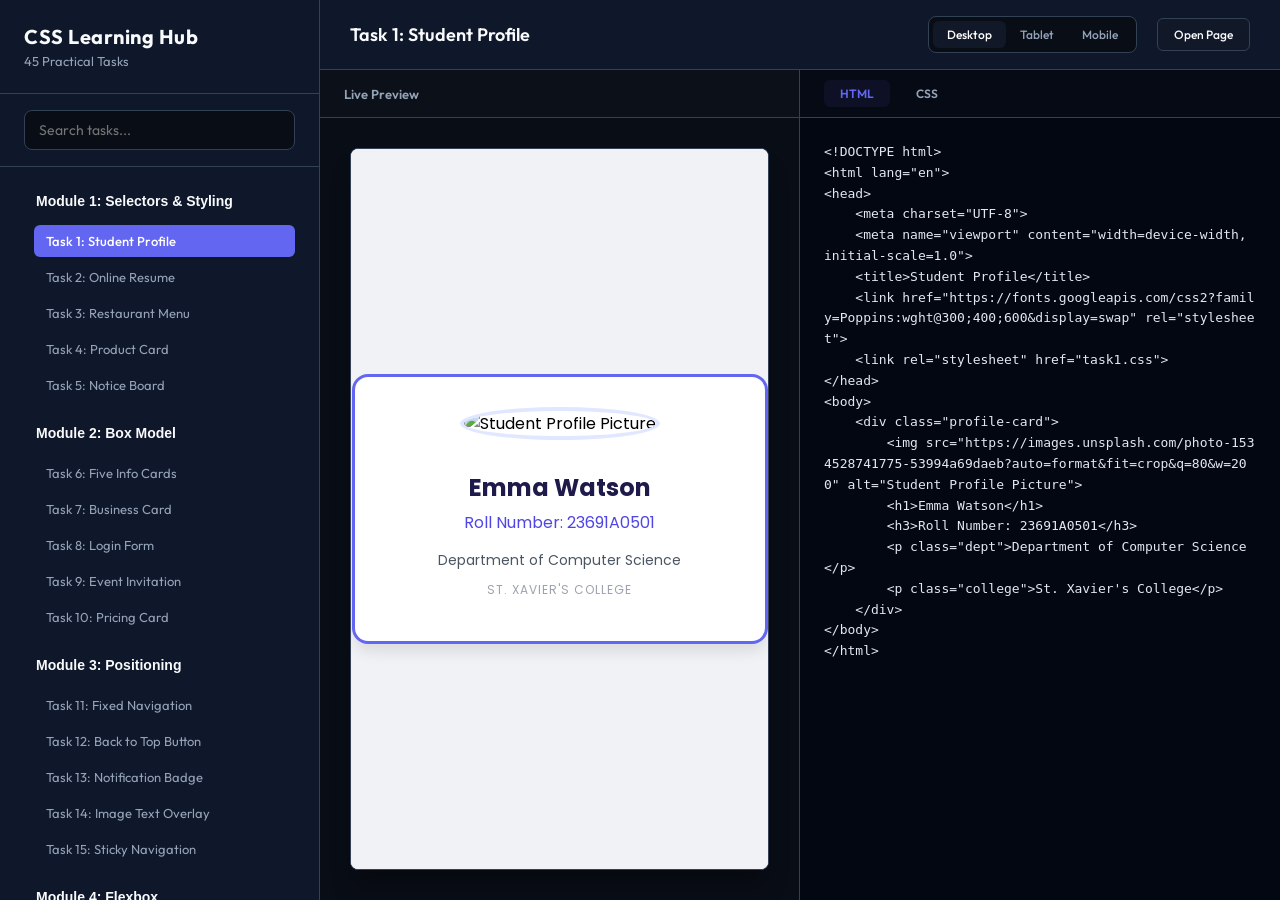
<file: WFH-T4.html>
<!DOCTYPE html>
<html lang="en">
<head>
    <meta charset="UTF-8">
    <meta name="viewport" content="width=device-width, initial-scale=1.0">
    <title>CSS Learning Hub - 45 Tasks</title>
    <link href="https://fonts.googleapis.com/css2?family=Outfit:wght@300;400;500;600;700&family=Fira+Code:wght@400;500&display=swap" rel="stylesheet">
    <link rel="stylesheet" href="style.css">
</head>
<body>
    <div class="app-container">
        <aside class="sidebar">
            <div class="sidebar-header">
                <h1>CSS Learning Hub</h1>
                <p>45 Practical Tasks</p>
            </div>
            <div class="search-box">
                <input type="text" id="search-input" placeholder="Search tasks...">
            </div>
            <nav class="modules-list" id="modules-nav">
                <div class="module-group">
                    <button class="module-toggle">Module 1: Selectors & Styling</button>
                    <div class="module-tasks">
                        <a href="#" class="task-link active" data-id="1">Task 1: Student Profile</a>
                        <a href="#" class="task-link" data-id="2">Task 2: Online Resume</a>
                        <a href="#" class="task-link" data-id="3">Task 3: Restaurant Menu</a>
                        <a href="#" class="task-link" data-id="4">Task 4: Product Card</a>
                        <a href="#" class="task-link" data-id="5">Task 5: Notice Board</a>
                    </div>
                </div>
                <div class="module-group">
                    <button class="module-toggle">Module 2: Box Model</button>
                    <div class="module-tasks">
                        <a href="#" class="task-link" data-id="6">Task 6: Five Info Cards</a>
                        <a href="#" class="task-link" data-id="7">Task 7: Business Card</a>
                        <a href="#" class="task-link" data-id="8">Task 8: Login Form</a>
                        <a href="#" class="task-link" data-id="9">Task 9: Event Invitation</a>
                        <a href="#" class="task-link" data-id="10">Task 10: Pricing Card</a>
                    </div>
                </div>
                <div class="module-group">
                    <button class="module-toggle">Module 3: Positioning</button>
                    <div class="module-tasks">
                        <a href="#" class="task-link" data-id="11">Task 11: Fixed Navigation</a>
                        <a href="#" class="task-link" data-id="12">Task 12: Back to Top Button</a>
                        <a href="#" class="task-link" data-id="13">Task 13: Notification Badge</a>
                        <a href="#" class="task-link" data-id="14">Task 14: Image Text Overlay</a>
                        <a href="#" class="task-link" data-id="15">Task 15: Sticky Navigation</a>
                    </div>
                </div>
                <div class="module-group">
                    <button class="module-toggle">Module 4: Flexbox</button>
                    <div class="module-tasks">
                        <a href="#" class="task-link" data-id="16">Task 16: Responsive Nav</a>
                        <a href="#" class="task-link" data-id="17">Task 17: Service Cards</a>
                        <a href="#" class="task-link" data-id="18">Task 18: Employee Cards</a>
                        <a href="#" class="task-link" data-id="19">Task 19: Testimonials</a>
                        <a href="#" class="task-link" data-id="20">Task 20: Flex Footer</a>
                    </div>
                </div>
                <div class="module-group">
                    <button class="module-toggle">Module 5: CSS Grid</button>
                    <div class="module-tasks">
                        <a href="#" class="task-link" data-id="21">Task 21: Photo Gallery Grid</a>
                        <a href="#" class="task-link" data-id="22">Task 22: Dashboard Grid</a>
                        <a href="#" class="task-link" data-id="23">Task 23: Magazine Layout</a>
                        <a href="#" class="task-link" data-id="24">Task 24: Student Dashboard</a>
                        <a href="#" class="task-link" data-id="25">Task 25: Admin Panel Grid</a>
                    </div>
                </div>
                <div class="module-group">
                    <button class="module-toggle">Module 6: CSS Animation</button>
                    <div class="module-tasks">
                        <a href="#" class="task-link" data-id="26">Task 26: Loading Spinner</a>
                        <a href="#" class="task-link" data-id="27">Task 27: Bouncing Ball</a>
                        <a href="#" class="task-link" data-id="28">Task 28: Rotating Logo</a>
                        <a href="#" class="task-link" data-id="29">Task 29: Progress Bar</a>
                        <a href="#" class="task-link" data-id="30">Task 30: Typing Effect</a>
                    </div>
                </div>
                <div class="module-group">
                    <button class="module-toggle">Module 7: Transform & Transition</button>
                    <div class="module-tasks">
                        <a href="#" class="task-link" data-id="31">Task 31: Image Zoom</a>
                        <a href="#" class="task-link" data-id="32">Task 32: Rotating Card</a>
                        <a href="#" class="task-link" data-id="33">Task 33: Button Hover</a>
                        <a href="#" class="task-link" data-id="34">Task 34: Flipping Product Card</a>
                        <a href="#" class="task-link" data-id="35">Task 35: Transform Gallery</a>
                    </div>
                </div>
                <div class="module-group">
                    <button class="module-toggle">Module 8: Media Queries</button>
                    <div class="module-tasks">
                        <a href="#" class="task-link" data-id="36">Task 36: Responsive Login</a>
                        <a href="#" class="task-link" data-id="37">Task 37: Product Gallery</a>
                        <a href="#" class="task-link" data-id="38">Task 38: Responsive Portfolio</a>
                        <a href="#" class="task-link" data-id="39">Task 39: College Website</a>
                        <a href="#" class="task-link" data-id="40">Task 40: Admin Dashboard</a>
                    </div>
                </div>
                <div class="module-group">
                    <button class="module-toggle">Module 9: Pseudo Elements</button>
                    <div class="module-tasks">
                        <a href="#" class="task-link" data-id="41">Task 41: Nav Link States</a>
                        <a href="#" class="task-link" data-id="42">Task 42: Slide Pseudo Button</a>
                        <a href="#" class="task-link" data-id="43">Task 43: First Letter drop cap</a>
                        <a href="#" class="task-link" data-id="44">Task 44: First Line format</a>
                        <a href="#" class="task-link" data-id="45">Task 45: Custom Checkbox</a>
                    </div>
                </div>
            </nav>
        </aside>
        <main class="main-content">
            <header class="content-header">
                <div class="task-details">
                    <h2 id="task-title">Task 1: Student Profile</h2>
                </div>
                <div class="control-actions">
                    <div class="viewport-controls">
                        <button class="vp-btn active" data-width="100%">Desktop</button>
                        <button class="vp-btn" data-width="768px">Tablet</button>
                        <button class="vp-btn" data-width="375px">Mobile</button>
                    </div>
                    <a href="#" id="open-tab" target="_blank" class="external-btn">Open Page</a>
                </div>
            </header>
            <div class="workspace-grid">
                <div class="preview-panel">
                    <div class="panel-header">Live Preview</div>
                    <div class="iframe-container">
                        <iframe id="preview-frame" src="tasks/task1.html"></iframe>
                    </div>
                </div>
                <div class="code-panel">
                    <div class="panel-header tab-header">
                        <button class="code-tab active" data-tab="html">HTML</button>
                        <button class="code-tab" data-tab="css">CSS</button>
                    </div>
                    <div class="code-container">
                        <pre><code id="code-display" class="language-html"></code></pre>
                    </div>
                </div>
            </div>
        </main>
    </div>
    <script src="script.js"></script>
</body>
</html>
</file>
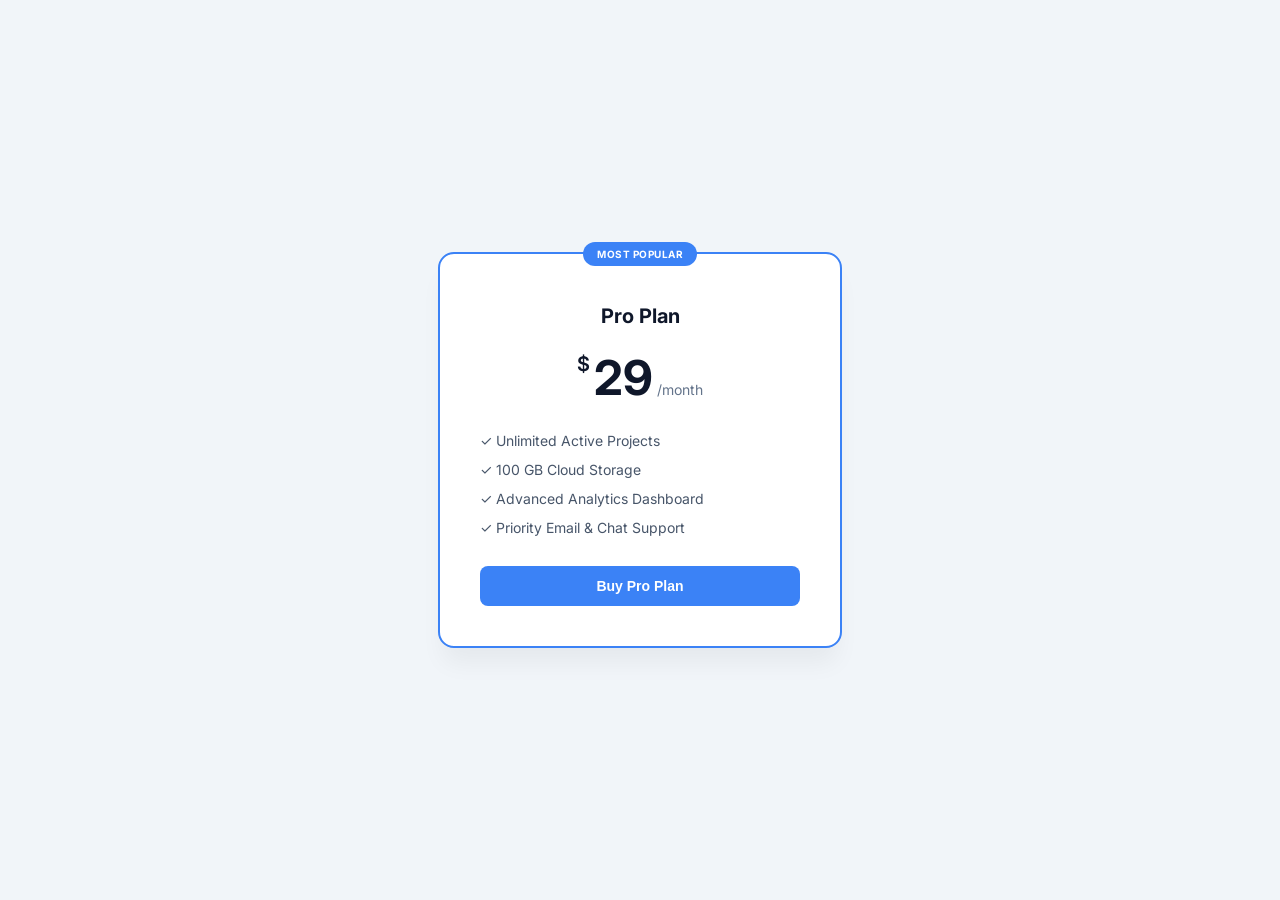
<file: tasks/task10.html>
<!DOCTYPE html>
<html lang="en">
<head>
    <meta charset="UTF-8">
    <meta name="viewport" content="width=device-width, initial-scale=1.0">
    <title>Pricing Card</title>
    <link href="https://fonts.googleapis.com/css2?family=Inter:wght@400;500;600;700&display=swap" rel="stylesheet">
    <link rel="stylesheet" href="task10.css">
</head>
<body>
    <div class="pricing-card">
        <span class="popular-tag">MOST POPULAR</span>
        <h3>Pro Plan</h3>
        <div class="price-box">
            <span class="currency">$</span>
            <span class="amount">29</span>
            <span class="period">/month</span>
        </div>
        <ul class="features">
            <li>✓ Unlimited Active Projects</li>
            <li>✓ 100 GB Cloud Storage</li>
            <li>✓ Advanced Analytics Dashboard</li>
            <li>✓ Priority Email & Chat Support</li>
        </ul>
        <button class="buy-btn">Buy Pro Plan</button>
    </div>
</body>
</html>
</file>
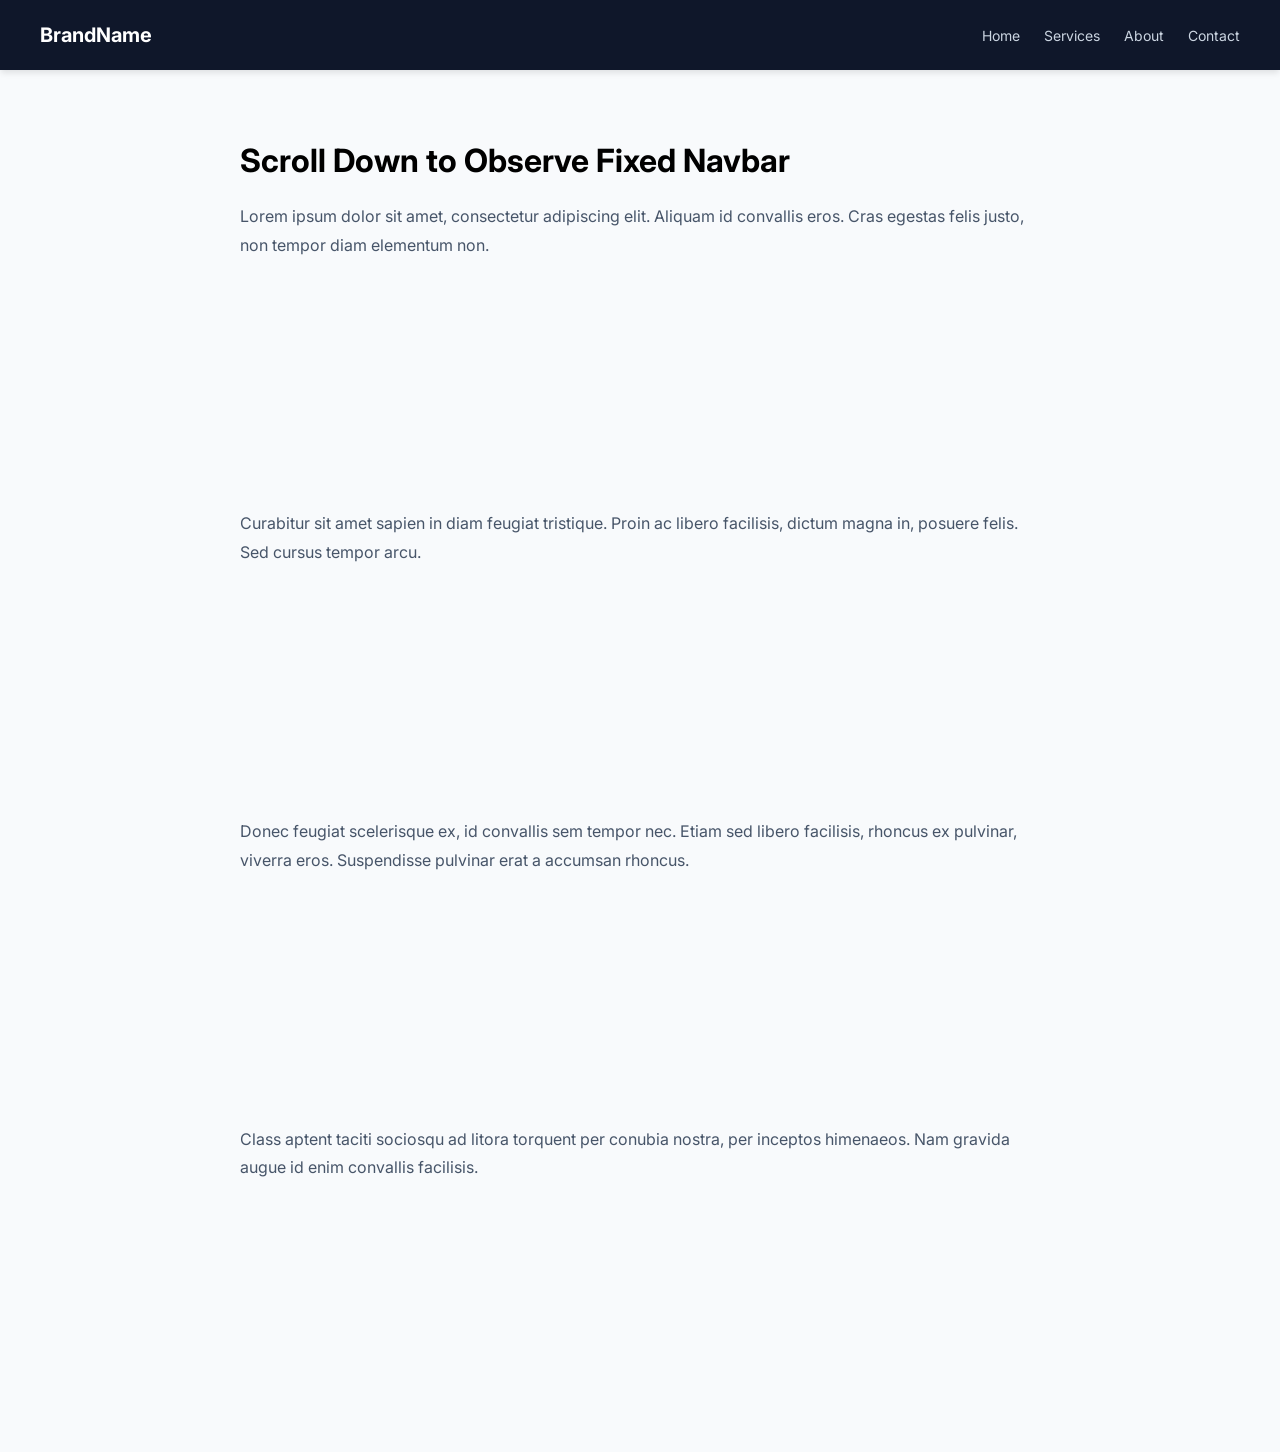
<file: tasks/task11.html>
<!DOCTYPE html>
<html lang="en">
<head>
    <meta charset="UTF-8">
    <meta name="viewport" content="width=device-width, initial-scale=1.0">
    <title>Fixed Navigation</title>
    <link href="https://fonts.googleapis.com/css2?family=Inter:wght@400;600&display=swap" rel="stylesheet">
    <link rel="stylesheet" href="task11.css">
</head>
<body>
    <nav class="fixed-nav">
        <div class="logo">BrandName</div>
        <div class="links">
            <a href="#">Home</a>
            <a href="#">Services</a>
            <a href="#">About</a>
            <a href="#">Contact</a>
        </div>
    </nav>
    <div class="content">
        <h1>Scroll Down to Observe Fixed Navbar</h1>
        <p>Lorem ipsum dolor sit amet, consectetur adipiscing elit. Aliquam id convallis eros. Cras egestas felis justo, non tempor diam elementum non.</p>
        <p>Curabitur sit amet sapien in diam feugiat tristique. Proin ac libero facilisis, dictum magna in, posuere felis. Sed cursus tempor arcu.</p>
        <p>Donec feugiat scelerisque ex, id convallis sem tempor nec. Etiam sed libero facilisis, rhoncus ex pulvinar, viverra eros. Suspendisse pulvinar erat a accumsan rhoncus.</p>
        <p>Class aptent taciti sociosqu ad litora torquent per conubia nostra, per inceptos himenaeos. Nam gravida augue id enim convallis facilisis.</p>
    </div>
</body>
</html>
</file>
<file: Youtube-clone/Style.css>
*{
    margin:0;
    padding:0;
    box-sizing:border-box;
    font-family:Arial, sans-serif;
}

body{
    background:#f9f9f9;
}

/* Header */

.header{
    display:flex;
    justify-content:space-between;
    align-items:center;
    padding:10px 20px;
    background:#fff;
    position:fixed;
    top:0;
    width:100%;
    border-bottom:1px solid #ddd;
    z-index:1000;
}

.left-header{
    display:flex;
    align-items:center;
    gap:15px;
}

.logo{
    width:120px;
}

.middle-header{
    display:flex;
    align-items:center;
    flex:1;
    justify-content:center;
}

.middle-header input{
    width:60%;
    max-width:500px;
    padding:10px;
    border:1px solid #ccc;
    border-radius:20px 0 0 20px;
    outline:none;
}

.search-btn{
    padding:8px 18px;
    border:1px solid #ccc;
    background:#f8f8f8;
    border-left:none;
    border-radius:0 20px 20px 0;
    cursor:pointer;
}

.mic-btn{
    margin-left:10px;
    border:none;
    background:#f2f2f2;
    border-radius:50%;
    padding:10px;
    cursor:pointer;
}

.right-header{
    display:flex;
    align-items:center;
    gap:20px;
}

.icon{
    width:24px;
    cursor:pointer;
}

.profile{
    width:35px;
    height:35px;
    border-radius:50%;
    cursor:pointer;
}

/* Container */

.container{
    display:flex;
    margin-top:70px;
}

/* Sidebar */

.sidebar{
    width:220px;
    background:#fff;
    height:calc(100vh - 70px);
    position:fixed;
    overflow:auto;
    padding-top:15px;
}

.sidebar a{
    display:flex;
    align-items:center;
    gap:15px;
    padding:12px 20px;
    color:#000;
    text-decoration:none;
    transition:.3s;
}

.sidebar a img{
    width:24px;
}

.sidebar a:hover{
    background:#e5e5e5;
    border-radius:10px;
}

/* Content */

.content{
    margin-left:220px;
    padding:20px;
    width:100%;
}

/* Categories */

.categories{
    display:flex;
    gap:10px;
    overflow-x:auto;
    margin-bottom:25px;
}

.categories button{
    padding:8px 18px;
    border:none;
    border-radius:20px;
    background:#efefef;
    cursor:pointer;
    transition:.3s;
    white-space:nowrap;
}

.categories button:hover{
    background:#000;
    color:#fff;
}

/* Video Grid */

.video-grid{
    display:grid;
    grid-template-columns:repeat(auto-fit,minmax(300px,1fr));
    gap:25px;
}

/* Video Card */

.video-card{
    background:#fff;
    border-radius:12px;
    overflow:hidden;
    transition:.3s;
    cursor:pointer;
}

.video-card:hover{
    transform:translateY(-5px);
    box-shadow:0 8px 20px rgba(0,0,0,.2);
}

.thumbnail{
    width:100%;
    display:block;
    aspect-ratio: 16 / 9;
    object-fit: cover;
}

.video-info{
    display:flex;
    gap:12px;
    padding:12px;
}

.channel{
    width:48px;
    height:48px;
    border-radius:50%;
    object-fit:cover;
}

/* logo and example image */
.logo{
    object-fit:contain;
}

.example-images img{
    display:block;
    max-width:100%;
    height:auto;
}

.video-info h4{
    font-size:16px;
    margin-bottom:6px;
}

.video-info p{
    color:#606060;
    font-size:14px;
    margin-bottom:3px;
}

/* Responsive */

@media(max-width:900px){

.sidebar{
    width:70px;
}

.sidebar a{
    flex-direction:column;
    font-size:11px;
    gap:5px;
    padding:15px 5px;
    text-align:center;
}

.content{
    margin-left:70px;
}

.middle-header input{
    width:100%;
}

}

@media(max-width:600px){

.middle-header{
    display:none;
}

.sidebar{
    display:none;
}

.content{
    margin-left:0;
    padding:15px;
}

.video-grid{
    grid-template-columns:1fr;
}

.logo{
    width:100px;
}

}
</file>
<file: style.css>
:root {
    --bg-dark: #090d16;
    --bg-card: #111827;
    --bg-sidebar: #0f172a;
    --border-color: #334155;
    --text-main: #f8fafc;
    --text-muted: #94a3b8;
    --primary: #6366f1;
    --primary-glow: rgba(99, 102, 241, 0.15);
    --accent: #10b981;
    --code-bg: #030712;
}
* {
    box-sizing: border-box;
    margin: 0;
    padding: 0;
}
body {
    background-color: var(--bg-dark);
    color: var(--text-main);
    font-family: 'Outfit', sans-serif;
    overflow: hidden;
    height: 100vh;
}
.app-container {
    display: flex;
    height: 100vh;
    width: 100vw;
}
.sidebar {
    width: 320px;
    background-color: var(--bg-sidebar);
    border-right: 1px solid var(--border-color);
    display: flex;
    flex-direction: column;
    flex-shrink: 0;
}
.sidebar-header {
    padding: 24px;
    border-bottom: 1px solid var(--border-color);
}
.sidebar-header h1 {
    font-size: 20px;
    font-weight: 700;
    color: var(--text-main);
    letter-spacing: 0.5px;
}
.sidebar-header p {
    font-size: 13px;
    color: var(--text-muted);
    margin-top: 4px;
}
.search-box {
    padding: 16px 24px;
    border-bottom: 1px solid var(--border-color);
}
.search-box input {
    width: 100%;
    background-color: var(--bg-dark);
    border: 1px solid var(--border-color);
    border-radius: 8px;
    padding: 10px 14px;
    color: var(--text-main);
    font-size: 14px;
    outline: none;
    font-family: inherit;
    transition: border-color 0.2s, box-shadow 0.2s;
}
.search-box input:focus {
    border-color: var(--primary);
    box-shadow: 0 0 0 3px var(--primary-glow);
}
.modules-list {
    flex-grow: 1;
    overflow-y: auto;
    padding: 16px 24px;
}
.modules-list::-webkit-scrollbar {
    width: 6px;
}
.modules-list::-webkit-scrollbar-track {
    background: transparent;
}
.modules-list::-webkit-scrollbar-thumb {
    background: var(--border-color);
    border-radius: 3px;
}
.module-group {
    margin-bottom: 14px;
}
.module-toggle {
    width: 100%;
    background: none;
    border: none;
    color: var(--text-main);
    text-align: left;
    padding: 10px 12px;
    font-size: 14px;
    font-weight: 600;
    cursor: pointer;
    border-radius: 6px;
    display: flex;
    justify-content: space-between;
    align-items: center;
    transition: background-color 0.2s;
}
.module-toggle:hover {
    background-color: rgba(255, 255, 255, 0.03);
}
.module-tasks {
    display: flex;
    flex-direction: column;
    margin-top: 6px;
    padding-left: 10px;
    gap: 4px;
}
.task-link {
    color: var(--text-muted);
    text-decoration: none;
    font-size: 13px;
    padding: 8px 12px;
    border-radius: 6px;
    transition: all 0.2s;
}
.task-link:hover {
    color: var(--text-main);
    background-color: rgba(255, 255, 255, 0.03);
}
.task-link.active {
    color: #ffffff;
    background-color: var(--primary);
    font-weight: 500;
}
.main-content {
    flex-grow: 1;
    display: flex;
    flex-direction: column;
    height: 100vh;
}
.content-header {
    height: 70px;
    border-bottom: 1px solid var(--border-color);
    display: flex;
    justify-content: space-between;
    align-items: center;
    padding: 0 30px;
    background-color: var(--bg-sidebar);
}
#task-title {
    font-size: 18px;
    font-weight: 600;
}
.control-actions {
    display: flex;
    align-items: center;
    gap: 20px;
}
.viewport-controls {
    display: flex;
    background-color: var(--bg-dark);
    padding: 4px;
    border-radius: 8px;
    border: 1px solid var(--border-color);
}
.vp-btn {
    background: none;
    border: none;
    color: var(--text-muted);
    font-size: 12px;
    font-weight: 500;
    padding: 6px 14px;
    border-radius: 6px;
    cursor: pointer;
    font-family: inherit;
    transition: all 0.2s;
}
.vp-btn.active {
    color: #ffffff;
    background-color: var(--bg-card);
}
.external-btn {
    background-color: var(--bg-card);
    border: 1px solid var(--border-color);
    color: var(--text-main);
    text-decoration: none;
    font-size: 12px;
    font-weight: 500;
    padding: 8px 16px;
    border-radius: 6px;
    transition: border-color 0.2s;
}
.external-btn:hover {
    border-color: var(--primary);
}
.workspace-grid {
    flex-grow: 1;
    display: grid;
    grid-template-columns: 1fr 1fr;
    height: calc(100vh - 70px);
}
.preview-panel, .code-panel {
    display: flex;
    flex-direction: column;
    height: 100%;
}
.preview-panel {
    border-right: 1px solid var(--border-color);
    background-color: var(--bg-dark);
}
.panel-header {
    height: 48px;
    border-bottom: 1px solid var(--border-color);
    display: flex;
    align-items: center;
    padding: 0 24px;
    font-size: 13px;
    font-weight: 600;
    color: var(--text-muted);
    background-color: rgba(255, 255, 255, 0.01);
}
.iframe-container {
    flex-grow: 1;
    display: flex;
    justify-content: center;
    align-items: center;
    padding: 30px;
    overflow: auto;
}
#preview-frame {
    border: 1px solid var(--border-color);
    background-color: #ffffff;
    border-radius: 8px;
    box-shadow: 0 20px 25px -5px rgba(0, 0, 0, 0.3);
    transition: width 0.3s ease;
    height: 100%;
    width: 100%;
}
.code-panel {
    background-color: var(--code-bg);
}
.tab-header {
    gap: 10px;
}
.code-tab {
    background: none;
    border: none;
    color: var(--text-muted);
    font-size: 12px;
    font-weight: 600;
    padding: 6px 16px;
    cursor: pointer;
    font-family: inherit;
    border-radius: 6px;
    transition: all 0.2s;
}
.code-tab.active {
    color: var(--primary);
    background-color: rgba(99, 102, 241, 0.08);
}
.code-container {
    flex-grow: 1;
    overflow: auto;
    padding: 24px;
}
pre {
    margin: 0;
    font-family: 'Fira Code', monospace;
    font-size: 13px;
    line-height: 1.6;
    color: #e2e8f0;
}
code {
    white-space: pre-wrap;
    word-break: break-all;
}
@media (max-width: 1024px) {
    .workspace-grid {
        grid-template-columns: 1fr;
        grid-template-rows: 1fr 1fr;
    }
    .preview-panel {
        border-right: none;
        border-bottom: 1px solid var(--border-color);
    }
}
@media (max-width: 768px) {
    .app-container {
        flex-direction: column;
    }
    .sidebar {
        width: 100%;
        height: auto;
        max-height: 300px;
    }
    .main-content {
        height: calc(100vh - 300px);
    }
}
</file>
<file: tasks/task10.css>
body {
    background-color: #f1f5f9;
    font-family: 'Inter', sans-serif;
    display: flex;
    justify-content: center;
    align-items: center;
    min-height: 100vh;
    margin: 0;
}
.pricing-card {
    background-color: #ffffff;
    border: 2px solid #3b82f6;
    border-radius: 16px;
    padding: 40px;
    max-width: 320px;
    width: 100%;
    box-shadow: 0 20px 25px -5px rgba(0, 0, 0, 0.05);
    text-align: center;
    position: relative;
}
.popular-tag {
    background-color: #3b82f6;
    color: #ffffff;
    font-size: 10px;
    font-weight: 700;
    padding: 6px 14px;
    border-radius: 20px;
    position: absolute;
    top: -12px;
    left: 50%;
    transform: translateX(-50%);
    letter-spacing: 0.5px;
}
h3 {
    color: #0f172a;
    font-size: 20px;
    margin: 10px 0 20px 0;
}
.price-box {
    margin-bottom: 25px;
    color: #0f172a;
}
.currency {
    font-size: 20px;
    font-weight: 600;
    vertical-align: top;
    position: relative;
    top: 4px;
}
.amount {
    font-size: 48px;
    font-weight: 700;
}
.period {
    color: #64748b;
    font-size: 14px;
}
.features {
    list-style: none;
    padding: 0;
    margin: 0 0 30px 0;
    text-align: left;
}
.features li {
    font-size: 14px;
    color: #475569;
    margin-bottom: 12px;
}
.buy-btn {
    width: 100%;
    background-color: #3b82f6;
    color: #ffffff;
    border: none;
    padding: 12px;
    font-size: 14px;
    font-weight: 600;
    border-radius: 8px;
    cursor: pointer;
    transition: background-color 0.2s;
}
.buy-btn:hover {
    background-color: #2563eb;
}
</file>
<file: tasks/task11.css>
body {
    font-family: 'Inter', sans-serif;
    margin: 0;
    background-color: #f8fafc;
}
.fixed-nav {
    position: fixed;
    top: 0;
    left: 0;
    width: 100%;
    height: 70px;
    background-color: #0f172a;
    color: #ffffff;
    display: flex;
    justify-content: space-between;
    align-items: center;
    box-sizing: border-box;
    padding: 0 40px;
    z-index: 1000;
    box-shadow: 0 4px 6px -1px rgba(0, 0, 0, 0.1);
}
.logo {
    font-weight: 700;
    font-size: 20px;
}
.links a {
    color: #cbd5e1;
    text-decoration: none;
    margin-left: 20px;
    font-size: 14px;
}
.links a:hover {
    color: #ffffff;
}
.content {
    margin-top: 100px;
    max-width: 800px;
    margin-left: auto;
    margin-right: auto;
    padding: 20px;
}
.content p {
    font-size: 16px;
    line-height: 1.8;
    color: #475569;
    margin-bottom: 250px;
}
</file>
